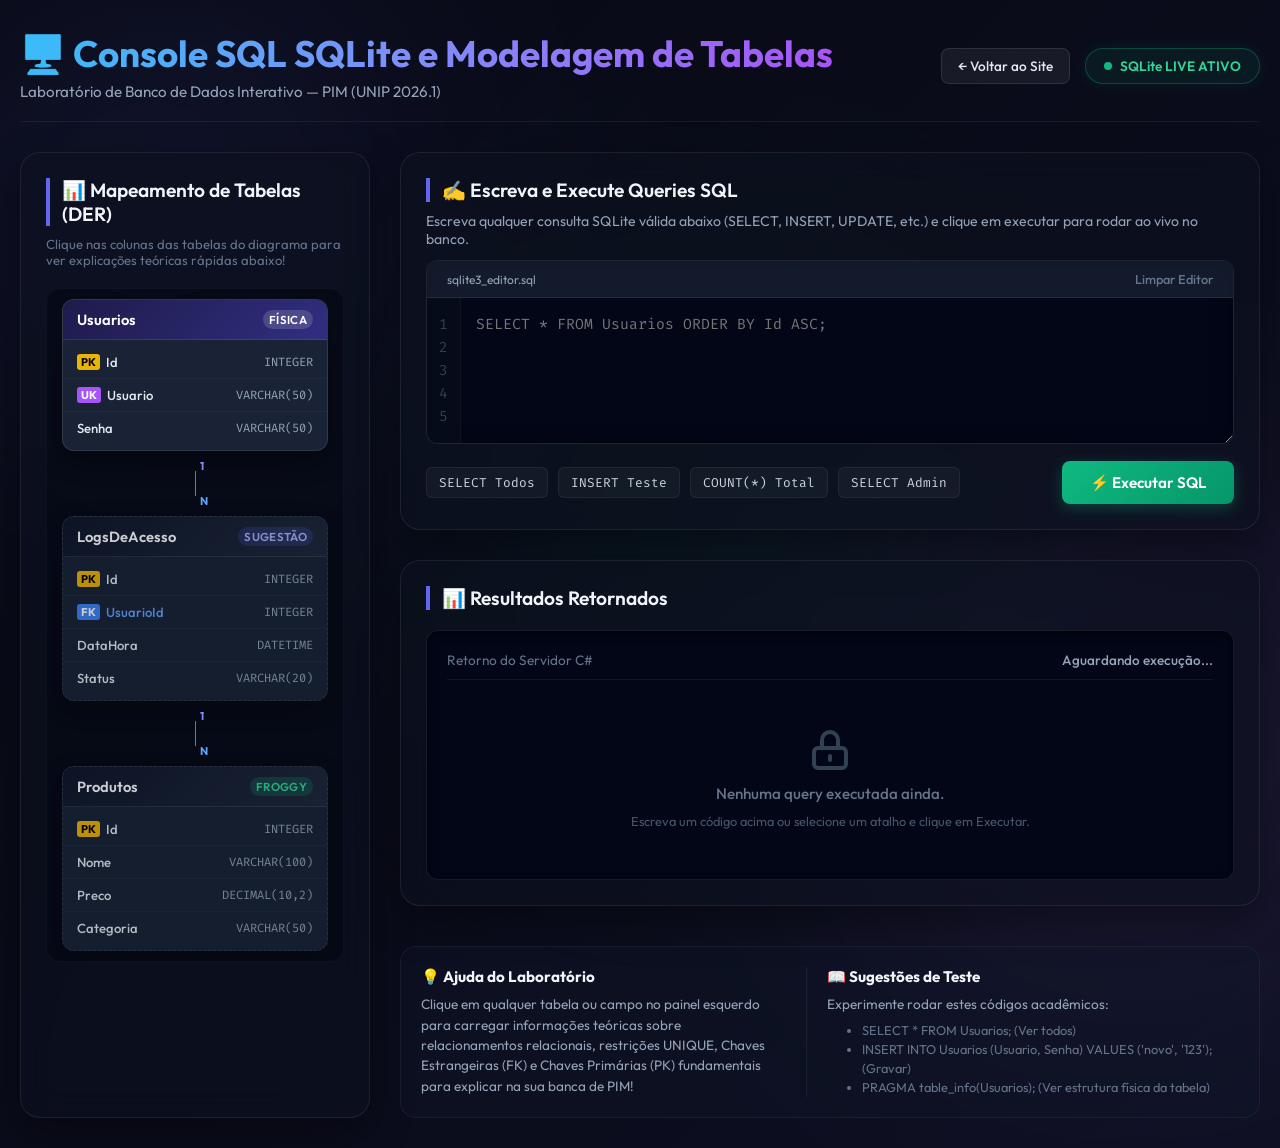
<file: HTML/banco-dashboard.html>
<!DOCTYPE html>
<html lang="pt-BR">

<head>
    <meta charset="UTF-8">
    <meta name="viewport" content="width=device-width, initial-scale=1.0">
    <title>Console do Banco SQL - Froggy Store</title>
    <!-- Importação de fontes premium e ícones acadêmicos -->
    <link rel="stylesheet" href="../CSS/banco-dashboard.css">
    <link
        href="https://fonts.googleapis.com/css2?family=Outfit:wght@300;400;500;600;700&family=Fira+Code:wght@400;500;600&display=swap"
        rel="stylesheet">
</head>

<body>

    <!-- Glowing Background Spheres -->
    <div class="glow-sphere sphere-1"></div>
    <div class="glow-sphere sphere-2"></div>
    <div class="glow-sphere sphere-3"></div>

    <div class="dashboard-container">

        <header>
            <div class="header-left">
                <h1>🖥️ Console SQL SQLite e Modelagem de Tabelas</h1>
                <p>Laboratório de Banco de Dados Interativo — PIM (UNIP 2026.1)</p>
            </div>
            <div class="header-actions">
                <a href="login.html" class="btn-link-voltar">← Voltar ao Site</a>
                <div class="badge-status">
                    <div class="pulse-light"></div>
                    <span>SQLite LIVE ATIVO</span>
                </div>
            </div>
        </header>

        <main class="workspace-grid">

            <!-- COLUNA ESQUERDA: DESENHO DAS TABELAS (DER INTERATIVO) -->
            <section class="painel-container">
                <div class="painel-header">
                    <h2>📊 Mapeamento de Tabelas (DER)</h2>
                </div>

                <p style="font-size: 0.82rem; color: #64748b; margin-top: -10px;">
                    Clique nas colunas das tabelas do diagrama para ver explicações teóricas rápidas abaixo!
                </p>

                <div class="esquema-visual">

                    <!-- TABELA 1: USUARIOS (REAL) -->
                    <div class="card-tabela" id="tabela-usuarios"
                        onclick="explicarTabela('Usuarios', 'Tabela física real armazenada no banco SQLite. Utilizada pelo C# para validar e realizar novos logins.')">
                        <div class="card-tabela-topo">
                            <span>Usuarios</span>
                            <span class="label-tabela">Física</span>
                        </div>
                        <div class="lista-campos">
                            <div class="campo-linha"
                                onclick="event.stopPropagation(); explicarCampo('PK - Id', 'Chave Primária Inteira. Configurada com AUTOINCREMENT, gerando valores ordenados e sequenciais automaticamente a cada registro.')">
                                <span class="campo-esquerdo"><span class="tipo-indicador pk">PK</span> Id</span>
                                <span class="campo-tipo">INTEGER</span>
                            </div>
                            <div class="campo-linha"
                                onclick="event.stopPropagation(); explicarCampo('UK - Usuario', 'Restrição UNIQUE NOT NULL. Serve como Chave Alternativa para impedir que dois alunos cadastrem o mesmo usuário de login.')">
                                <span class="campo-esquerdo"><span class="tipo-indicador uk">UK</span> Usuario</span>
                                <span class="campo-tipo">VARCHAR(50)</span>
                            </div>
                            <div class="campo-linha"
                                onclick="event.stopPropagation(); explicarCampo('Senha', 'Atributo NOT NULL. Persiste a credencial do usuário. Em produção, este valor seria armazenado de forma criptografada (hash com salt).')">
                                <span class="campo-esquerdo">Senha</span>
                                <span class="campo-tipo">VARCHAR(50)</span>
                            </div>
                        </div>
                    </div>

                    <!-- Linha Conectora 1 -->
                    <div class="relacao-v"></div>

                    <!-- TABELA 2: LOGS DE ACESSO (CONCEITUAL EXTENSÃO) -->
                    <div class="card-tabela conceitual" id="tabela-logs"
                        onclick="explicarTabela('LogsDeAcesso', 'Tabela lógica sugerida como extensão do projeto. Armazenaria o histórico e a data/hora de cada tentativa de login.')">
                        <div class="card-tabela-topo">
                            <span>LogsDeAcesso</span>
                            <span class="label-tabela"
                                style="background: rgba(99,102,241,0.2); color: #a5b4fc;">Sugestão</span>
                        </div>
                        <div class="lista-campos">
                            <div class="campo-linha"
                                onclick="event.stopPropagation(); explicarCampo('PK - Id (Logs)', 'Chave Primária sequencial da tabela de logs para indexação única.')">
                                <span class="campo-esquerdo"><span class="tipo-indicador pk">PK</span> Id</span>
                                <span class="campo-tipo">INTEGER</span>
                            </div>
                            <div class="campo-linha"
                                onclick="event.stopPropagation(); explicarCampo('FK - UsuarioId', 'Chave Estrangeira (Foreign Key). Referencia o Id da tabela Usuarios para garantir a Integridade Referencial entre as tabelas.')">
                                <span class="campo-esquerdo" style="color: #60a5fa;"><span
                                        class="tipo-indicador fk">FK</span> UsuarioId</span>
                                <span class="campo-tipo">INTEGER</span>
                            </div>
                            <div class="campo-linha"
                                onclick="event.stopPropagation(); explicarCampo('DataHora', 'Campo do tipo DATETIME. Registra automaticamente o carimbo de data e hora em que a ação de login ocorreu.')">
                                <span class="campo-esquerdo">DataHora</span>
                                <span class="campo-tipo">DATETIME</span>
                            </div>
                            <div class="campo-linha"
                                onclick="event.stopPropagation(); explicarCampo('Status', 'Atributo que registra se o login foi bem-sucedido ou se houve falha de credenciais.')">
                                <span class="campo-esquerdo">Status</span>
                                <span class="campo-tipo">VARCHAR(20)</span>
                            </div>
                        </div>
                    </div>

                    <!-- Linha Conectora 2 -->
                    <div class="relacao-v"></div>

                    <!-- TABELA 3: PRODUTOS (CONCEITUAL FROGGY STORE) -->
                    <div class="card-tabela conceitual" id="tabela-produtos"
                        onclick="explicarTabela('Produtos', 'Tabela lógica que mapeia os produtos (camisetas, tênis, blusas) exibidos na tela principal da Froggy Store.')">
                        <div class="card-tabela-topo">
                            <span>Produtos</span>
                            <span class="label-tabela"
                                style="background: rgba(16,185,129,0.2); color: #34d399;">Froggy</span>
                        </div>
                        <div class="lista-campos">
                            <div class="campo-linha"
                                onclick="event.stopPropagation(); explicarCampo('PK - Id (Produtos)', 'Chave Primária identificadora de cada item da Froggy Store.')">
                                <span class="campo-esquerdo"><span class="tipo-indicador pk">PK</span> Id</span>
                                <span class="campo-tipo">INTEGER</span>
                            </div>
                            <div class="campo-linha"
                                onclick="event.stopPropagation(); explicarCampo('Nome', 'Nome do produto (ex: Froggy Oversized Prime). Campo obrigatório.')">
                                <span class="campo-esquerdo">Nome</span>
                                <span class="campo-tipo">VARCHAR(100)</span>
                            </div>
                            <div class="campo-linha"
                                onclick="event.stopPropagation(); explicarCampo('Preco', 'Valor decimal que armazena o preço monetário do produto.')">
                                <span class="campo-esquerdo">Preco</span>
                                <span class="campo-tipo">DECIMAL(10,2)</span>
                            </div>
                            <div class="campo-linha"
                                onclick="event.stopPropagation(); explicarCampo('Categoria', 'Organiza o produto em divisões (camisetas, blusas ou tenis) facilitando buscas e indexações.')">
                                <span class="campo-esquerdo">Categoria</span>
                                <span class="campo-tipo">VARCHAR(50)</span>
                            </div>
                        </div>
                    </div>

                </div>
            </section>

            <!-- COLUNA DIREITA: WRITER DE QUERIES E EXIBIDOR DE DADOS LIVE -->
            <section style="display: flex; flex-direction: column; gap: 30px;">

                <!-- PAINEL SUPERIOR: ÁREA DE ESCRITA DE QUERIES -->
                <div class="painel-container">
                    <div class="painel-header">
                        <h2>✍️ Escreva e Execute Queries SQL</h2>
                    </div>

                    <div class="sql-editor-container">
                        <p style="font-size: 0.88rem; color: #94a3b8; margin-top: -10px;">
                            Escreva qualquer consulta SQLite válida abaixo (SELECT, INSERT, UPDATE, etc.) e clique em
                            executar para rodar ao vivo no banco.
                        </p>

                        <!-- Editor de Código -->
                        <div class="sql-editor-borda">
                            <div class="editor-topo">
                                <div class="editor-titulo">
                                    <span>sqlite3_editor.sql</span>
                                </div>
                                <button class="btn-limpar" onclick="limparEditor()">Limpar Editor</button>
                            </div>
                            <div class="editor-corpo">
                                <div class="numero-linhas">
                                    1<br>2<br>3<br>4<br>5
                                </div>
                                <textarea id="editor-texto" class="sql-textarea"
                                    placeholder="SELECT * FROM Usuarios ORDER BY Id ASC;" spellcheck="false"></textarea>
                            </div>
                        </div>

                        <!-- Barra de Ações -->
                        <div class="editor-acoes-barra">
                            <!-- Atalhos didáticos rápidos -->
                            <div class="sql-shortcuts">
                                <button class="btn-shortcut"
                                    onclick="carregarPreset('SELECT * FROM Usuarios ORDER BY Id ASC;')">SELECT
                                    Todos</button>
                                <button class="btn-shortcut"
                                    onclick="carregarPreset('INSERT INTO Usuarios (Usuario, Senha) VALUES (\'professor_nota_10\', \'pim2026\');')">INSERT
                                    Teste</button>
                                <button class="btn-shortcut"
                                    onclick="carregarPreset('SELECT COUNT(1) AS TotalDeUsuarios FROM Usuarios;')">COUNT(*)
                                    Total</button>
                                <button class="btn-shortcut"
                                    onclick="carregarPreset('SELECT * FROM Usuarios WHERE Usuario = \'admin\';')">SELECT
                                    Admin</button>
                            </div>

                            <button class="btn-rodar-sql" onclick="executarSqlCustomizado()">
                                ⚡ Executar SQL
                            </button>
                        </div>

                    </div>
                </div>

                <!-- PAINEL INFERIOR: RESULTADOS LIVE GRID -->
                <div class="painel-container">
                    <div class="painel-header">
                        <h2>📊 Resultados Retornados</h2>
                    </div>

                    <div class="console-saida">
                        <div class="console-saida-topo">
                            <span>Retorno do Servidor C#</span>
                            <span id="mensagem-status-conexao" class="status-mensagem">Aguardando execução...</span>
                        </div>

                        <!-- Tela do Grid Dinâmico -->
                        <div class="resultado-grid-scroll" id="resultado-scroll-corpo" style="display: none;">
                            <table class="grid-resultado" id="tabela-dinamica">
                                <thead>
                                    <!-- Gerado dinamicamente -->
                                </thead>
                                <tbody>
                                    <!-- Gerado dinamicamente -->
                                </tbody>
                            </table>
                        </div>

                        <!-- Caixa de erros SQL -->
                        <div class="console-erro-box" id="caixa-erro-sql" style="display: none;">
                            <!-- Mensagem de erro SQL -->
                        </div>

                        <!-- Console Vazio Inicial -->
                        <div class="console-vazio" id="console-mensagem-inicial">
                            <svg viewBox="0 0 24 24">
                                <path stroke-linecap="round" stroke-linejoin="round" stroke-width="2"
                                    d="M12 15v2m-6 4h12a2 2 0 002-2v-6a2 2 0 00-2-2H6a2 2 0 00-2 2v6a2 2 0 002 2zm10-10V7a4 4 0 00-8 0v4h8z" />
                            </svg>
                            <p style="font-weight: 500; font-size: 0.95rem; color: #64748b;">Nenhuma query executada
                                ainda.</p>
                            <p style="font-size: 0.8rem; color: #475569;">Escreva um código acima ou selecione um atalho
                                e clique em Executar.</p>
                        </div>
                    </div>
                </div>

                <!-- PAINEL ACADÊMICO DE LEITURA -->
                <div class="painel-estudos" id="painel-auditorio">
                    <div class="estudo-col">
                        <h3 id="auditorio-titulo">💡 Ajuda do Laboratório</h3>
                        <p id="auditorio-corpo">
                            Clique em qualquer tabela ou campo no painel esquerdo para carregar informações teóricas
                            sobre relacionamentos relacionais, restrições UNIQUE, Chaves Estrangeiras (FK) e Chaves
                            Primárias (PK) fundamentais para explicar na sua banca de PIM!
                        </p>
                    </div>
                    <div class="estudo-col" style="border-left: 1px solid rgba(255,255,255,0.06); padding-left: 20px;">
                        <h3>📖 Sugestões de Teste</h3>
                        <p>Experimente rodar estes códigos acadêmicos:</p>
                        <ul style="margin-left: 15px; font-size: 0.8rem; color: #64748b;">
                            <li><code>SELECT * FROM Usuarios;</code> (Ver todos)</li>
                            <li><code>INSERT INTO Usuarios (Usuario, Senha) VALUES ('novo', '123');</code> (Gravar)</li>
                            <li><code>PRAGMA table_info(Usuarios);</code> (Ver estrutura física da tabela)</li>
                        </ul>
                    </div>
                </div>

            </section>

        </main>

    </div>

    <!-- SCRIPTS DE COMPORTAMENTO INTERATIVO DINÂMICO -->
    <script>
        // Verificação de segurança de Origem CORS (file://)
        document.addEventListener("DOMContentLoaded", () => {
            if (window.location.protocol === "file:") {
                const statusMsg = document.getElementById("mensagem-status-conexao");
                const caixaErro = document.getElementById("caixa-erro-sql");
                const consoleInicial = document.getElementById("console-mensagem-inicial");

                if (statusMsg) {
                    statusMsg.innerText = "Protocolo file:// detectado.";
                    statusMsg.className = "status-mensagem erro";
                }

                if (caixaErro) {
                    caixaErro.innerHTML = `⚠️ <strong>BLOQUEIO DE SEGURANÇA DO NAVEGADOR (CORS / PRIVATE NETWORK)</strong><br><br>` +
                        `Você abriu esta página dando duplo clique diretamente no arquivo HTML local (protocolo <code>file://</code>).<br>` +
                        `Os navegadores modernos impedem que páginas locais façam requisições AJAX/Fetch para servidores locais (localhost).<br><br>` +
                        `👉 <strong>Como resolver para liberar todas as funções interativas:</strong><br>` +
                        `Acesse a página através da URL do servidor C# digitando ou clicando no endereço abaixo:<br>` +
                        `<a href="http://localhost:5000/HTML/banco-dashboard.html" target="_blank" style="color: #60a5fa; font-weight: bold; text-decoration: underline;">` +
                        `http://localhost:5000/HTML/banco-dashboard.html</a>`;
                    caixaErro.style.display = "block";
                }

                if (consoleInicial) {
                    consoleInicial.style.display = "none";
                }
            }
        });

        // Função para limpar editor
        function limparEditor() {
            document.getElementById("editor-texto").value = "";
            document.getElementById("editor-texto").focus();
        }

        // Função para carregar preset de query
        function carregarPreset(sql) {
            document.getElementById("editor-texto").value = sql;
            document.getElementById("editor-texto").focus();
        }

        // Elementos explicativos didáticos
        function explicarTabela(nome, desc) {
            document.getElementById("auditorio-titulo").innerHTML = `🗂️ Tabela: ${nome}`;
            document.getElementById("auditorio-corpo").innerHTML = desc;

            // Focar visualmente na tabela selecionada
            document.querySelectorAll(".card-tabela").forEach(card => card.style.borderColor = "rgba(255,255,255,0.1)");
            const cardAtivo = document.getElementById("tabela-" + nome.toLowerCase().replace("de", ""));
            if (cardAtivo) {
                cardAtivo.style.borderColor = "#6366f1";
            }
        }

        function explicarCampo(nome, desc) {
            document.getElementById("auditorio-titulo").innerHTML = `🔑 Campo: ${nome}`;
            document.getElementById("auditorio-corpo").innerHTML = desc;
        }

        // Função principal: Enviar SQL ao backend C# e montar tabela dinamicamente
        async function executarSqlCustomizado() {
            const sqlQuery = document.getElementById("editor-texto").value.trim();
            const consoleInicial = document.getElementById("console-mensagem-inicial");
            const gridScroll = document.getElementById("resultado-scroll-corpo");
            const caixaErro = document.getElementById("caixa-erro-sql");
            const statusMsg = document.getElementById("mensagem-status-conexao");
            const tabelaDin = document.getElementById("tabela-dinamica");

            if (!sqlQuery) {
                alert("Por favor, digite uma query SQL no editor!");
                return;
            }

            // Resetar tela de resultados
            consoleInicial.style.display = "none";
            gridScroll.style.display = "none";
            caixaErro.style.display = "none";
            statusMsg.className = "status-mensagem";
            statusMsg.innerText = "Executando no servidor SQLite...";

            try {
                // Endpoint unificado do C#
                const API_URL = window.location.origin.includes("localhost:5000")
                    ? "/api/banco/executar"
                    : "http://localhost:5000/api/banco/executar";

                const resposta = await fetch(API_URL, {
                    method: "POST",
                    headers: {
                        "Content-Type": "application/json"
                    },
                    body: JSON.stringify({ Sql: sqlQuery })
                });

                const respostaDados = await resposta.json();

                if (resposta.status === 200) {
                    statusMsg.innerText = respostaDados.mensagem;
                    statusMsg.classList.add("sucesso");

                    if (respostaDados.tipo === "SELECT") {
                        // Construir cabeçalhos dinamicamente a partir das colunas retornadas
                        let theadHtml = "<tr>";
                        respostaDados.colunas.forEach(col => {
                            theadHtml += `<th>${col}</th>`;
                        });
                        theadHtml += "</tr>";
                        tabelaDin.querySelector("thead").innerHTML = theadHtml;

                        // Construir as linhas dinamicamente a partir do dicionário de resultados
                        let tbodyHtml = "";
                        if (respostaDados.linhas.length === 0) {
                            tbodyHtml = `<tr><td colspan="${respostaDados.colunas.length}" style="text-align: center; color: #64748b; font-style: italic;">Nenhum registro encontrado para essa consulta.</td></tr>`;
                        } else {
                            respostaDados.linhas.forEach(linha => {
                                tbodyHtml += "<tr>";
                                respostaDados.colunas.forEach(col => {
                                    tbodyHtml += `<td>${linha[col]}</td>`;
                                });
                                tbodyHtml += "</tr>";
                            });
                        }
                        tabelaDin.querySelector("tbody").innerHTML = tbodyHtml;
                        gridScroll.style.display = "block";
                    } else {
                        // É um comando de escrita (INSERT, UPDATE, DELETE, etc.) que não retorna registros
                        tabelaDin.querySelector("thead").innerHTML = "";
                        tabelaDin.querySelector("tbody").innerHTML = `
                            <tr>
                                <td style="text-align: center; padding: 40px; color: #34d399; font-size: 0.95rem;">
                                    ✔️ <strong>Comando de Manipulação SQL executado com sucesso!</strong><br>
                                    <span style="font-size: 0.8rem; color: #94a3b8; display: block; margin-top: 5px;">
                                        Linhas de dados afetadas no banco físico: ${respostaDados.linhasAfetadas}
                                    </span>
                                </td>
                            </tr>
                        `;
                        gridScroll.style.display = "block";
                    }
                } else {
                    // Erro retornado pelo compilador SQLite
                    statusMsg.innerText = "Falha de sintaxe ou integridade no SQL.";
                    statusMsg.classList.add("erro");
                    caixaErro.innerText = `[ERRO DO SQLITE - C# EXCEPTION]\n${respostaDados.erro || "Falha na query executada."}`;
                    caixaErro.style.display = "block";
                }
            } catch (erro) {
                console.error(erro);
                statusMsg.innerText = "Erro ao conectar com a API C#.";
                statusMsg.classList.add("erro");
                caixaErro.innerText = `[FALHA DE REDE OU SERVIDOR OFFLINE]\nNão foi possível fazer contato com a Minimal API na porta 5000.\n\nCertifique-se de que:\n1. O backend está rodando no terminal com 'dotnet run'\n2. A porta local 5000 está livre.`;
                caixaErro.style.display = "block";
            }
        }
    </script>
</body>

</html>
</file>
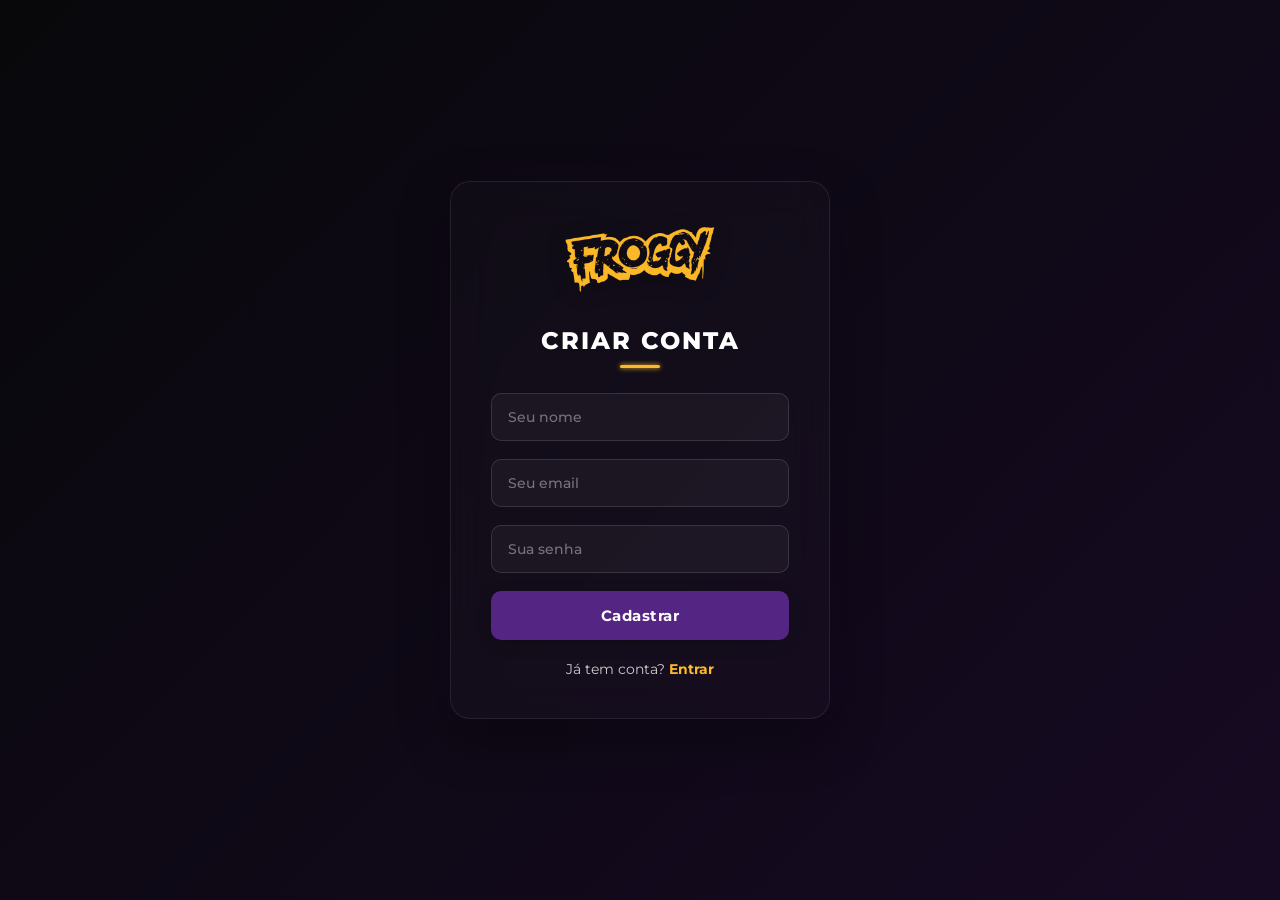
<file: HTML/cadastro.html>
<!DOCTYPE html>
<html lang="pt-br">

<head>
  <!-- CONFIGURAÇÕES -->
  <meta charset="UTF-8">
  <meta name="viewport" content="width=device-width, initial-scale=1.0">
  <title>Cadastro - Froggy Store</title>
  <link rel="icon" type="image/x-icon" href="../IMG/F.png">

  <!-- CSS -->
  <link rel="stylesheet" href="../CSS/auth.css">
</head>

<body>

  <!-- CONTAINER DE CADASTRO -->
  <div class="container">
    <div class="box">

      <!-- LOGO -->
      <img alt="logo" src="../IMG/LOGO LETRA AMARELA.png" class="logo">

      <!-- TÍTULO -->
      <h2>CRIAR CONTA</h2>

      <!-- FORMULÁRIO -->
      <form onsubmit="handleCadastro(event)">
        <input type="text" id="nome" placeholder="Seu nome" required>
        <input type="email" id="email" placeholder="Seu email" required>
        <input type="password" id="senha" placeholder="Sua senha" required>
        <button type="submit">Cadastrar</button>
      </form>

      <!-- LINK -->
      <p class="link">
        Já tem conta? <a href="login.html">Entrar</a>
      </p>

    </div>
  </div>

  <!-- VLIBRAS -->
  <div vw class="enabled">
    <div vw-access-button class="active"></div>
    <div vw-plugin-wrapper>
      <div class="vw-plugin-top-wrapper"></div>
    </div>
  </div>

  <!-- VLIBRAS (COM O JS) -->
  <div vw class="enabled">
    <div vw-access-button class="active"></div>
    <div vw-plugin-wrapper>
      <div class="vw-plugin-top-wrapper"></div>
    </div>
  </div>
  <script src="https://vlibras.gov.br/app/vlibras-plugin.js"></script>
  <script>
    new window.VLibras.Widget('https://vlibras.gov.br/app');
  </script>

  <!-- SCRIPT AUTH -->
  <script src="../Javascript/auth.js"></script>

  <!-- SCRIPT CADASTRO -->
  <script>
    function handleCadastro(e) {
      e.preventDefault();

      const nome = document.getElementById("nome").value;
      const email = document.getElementById("email").value;
      const senha = document.getElementById("senha").value;

      cadastrar(nome, email, senha);
    }
  </script>

</body>
</html>
</file>
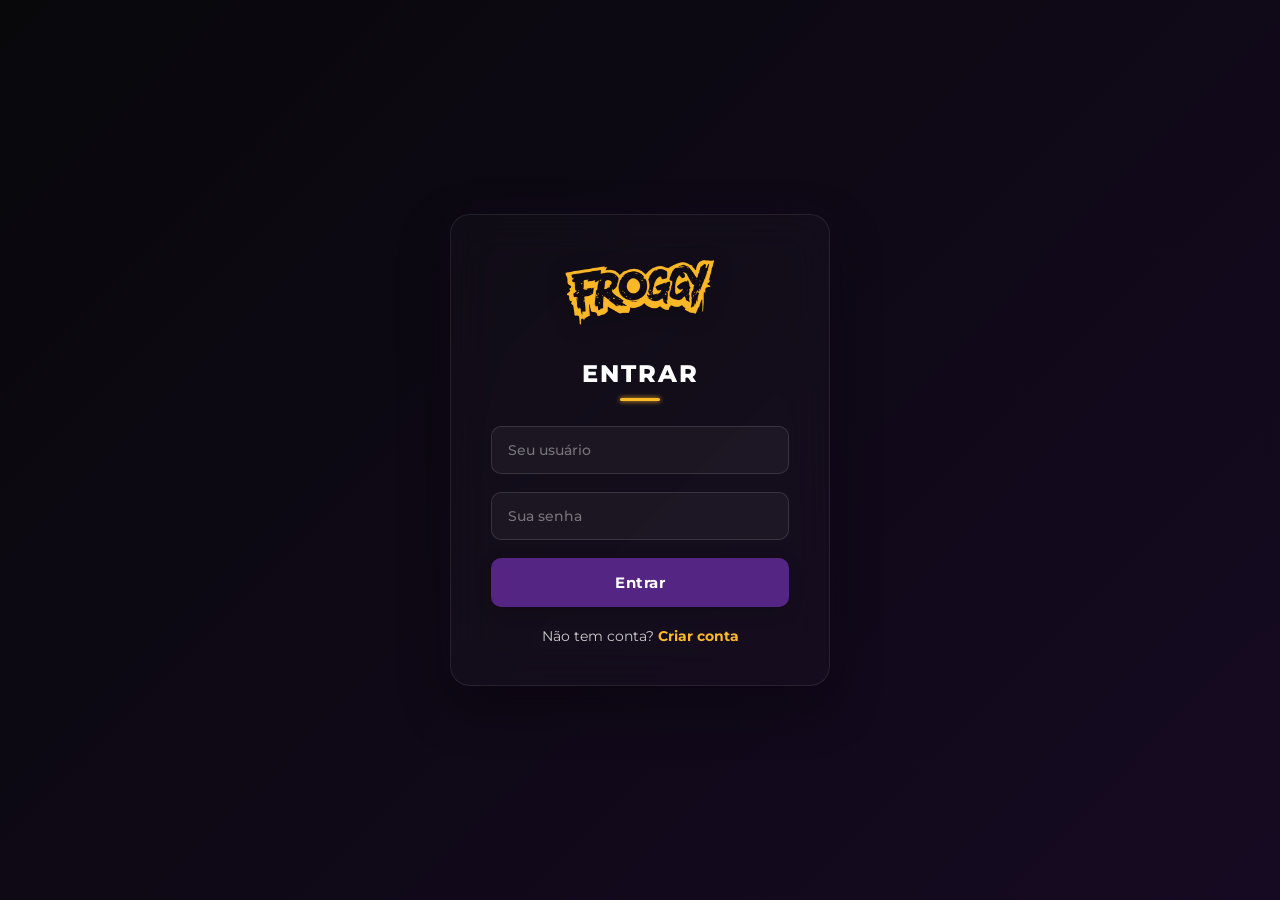
<file: HTML/carrinho.html>
<!DOCTYPE html>
<html lang="pt-br">

<head>
  <!-- CONFIG -->
  <meta charset="UTF-8">
  <meta name="viewport" content="width=device-width, initial-scale=1.0">
  <title>Carrinho - Froggy Store</title>
  <link rel="icon" type="image/x-icon" href="../IMG/F.png">

  <!-- CSS -->
  <link rel="stylesheet" href="../CSS/carrinho.css">
</head>

<body>

  <!-- HEADER -->
  <header class="header">

    <!-- LOGO -->
    <section class="logo-container">
      <a href="inicial.html">
        <img alt="logo" src="../IMG/LOGO LETRA AMARELA.png">
      </a>
    </section>

    <!-- NAVBAR -->
    <nav class="navbar">
      <a href="inicial.html#about">SOBRE</a>
      <a href="inicial.html#camisetas">CAMISETAS</a>
      <a href="inicial.html#blusas">BLUSAS</a>
      <a href="inicial.html#tenis">TÊNIS</a>
    </nav>

    <!-- EXTRAS -->
    <section class="extras-navbar">

      <!-- CARRINHO -->
      <div class="carrinho-box">
        <a href="carrinho.html">
          <img alt="carrinho" class="carrinho" src="../IMG/carrinho.png">
          <span id="contador-carrinho" class="contador">0</span>
        </a>
      </div>

      <!-- USUÁRIO -->
      <div class="usuario-box" id="usuario-box">
        <img alt="usuario" id="img-usuario" class="img-usuario" src="../IMG/usuário.png">
        <span id="iniciais-usuario"></span>

        <!-- DROPDOWN -->
        <div id="dropdown" class="dropdown">
          <button onclick="irPedidos()">Meus Pedidos</button>
          <button onclick="logout()">Sair</button>
        </div>
      </div>

    </section>
  </header>

  <!-- TÍTULO -->
  <h1 class="titulo">SEU CARRINHO</h1>

  <!-- CONTEÚDO -->
  <main class="carrinho-container">
    <div id="lista-carrinho"></div>

    <div class="resumo">
      <h2>Total: <span id="total">R$ 0,00</span></h2>
      <button onclick="abrirPagamento()" id="finalizar">FINALIZAR COMPRA</button>
    </div>
  </main>

  <!-- POPUP PAGAMENTO -->
  <div id="pagamento-popup" class="popup">
    <div class="popup-box">

      <h2>Escolha o pagamento</h2>

      <!-- BOTÕES -->
      <button onclick="escolherPix()">Pagar com PIX</button>
      <button onclick="escolherCartao()">Pagar com Cartão</button>

      <!-- PIX -->
      <div id="pix-box" class="hidden">
        <h3>Pagamento via PIX</h3>
        <img alt="qrcode" src="../IMG/QR CODE.png" width="200">
        <p>Escaneie o QR Code</p>
        <button onclick="confirmarPagamento()">Confirmar pagamento</button>
      </div>

      <!-- CARTÃO -->
      <div id="cartao-box" class="hidden">
        <h3>Cartão de Crédito</h3>

        <input id="nome-cartao" placeholder="Nome no cartão">
        <input id="numero-cartao" placeholder="0000 0000 0000 0000">
        <input id="validade-cartao" placeholder="MM/AA">
        <input id="cvv-cartao" placeholder="CVV">

        <button onclick="pagarCartao()">Pagar</button>
      </div>

      <!-- AÇÕES -->
      <button onclick="voltarPagamento()">Voltar</button>
      <button onclick="fecharPagamento()">Cancelar</button>

    </div>
  </div>

  <!-- FOOTER -->
  <footer class="footer">
    <p>Projeto Integrador Multidisciplinar - PIM</p>
    <p>Universidade Paulista (UNIP) - Primeiro Semestre de 2026</p>
    <p>Grupo 1: Matheus Sigoli, Caio Henrique, Bernardo Rodrigues, Antônio Roberto, Franklin Henrique</p>
  </footer>

  <!-- VLIBRAS (COM O JS) -->
  <div vw class="enabled">
    <div vw-access-button class="active"></div>
    <div vw-plugin-wrapper>
      <div class="vw-plugin-top-wrapper"></div>
    </div>
  </div>
  <script src="https://vlibras.gov.br/app/vlibras-plugin.js"></script>
  <script>
    new window.VLibras.Widget('https://vlibras.gov.br/app');
  </script>
  
  <!-- SCRIPTS -->
  <script src="../Javascript/auth.js"></script>
  <script src="../Javascript/usuario.js"></script>
  <script src="../Javascript/carrinho.js"></script>

</body>
</html>
</file>
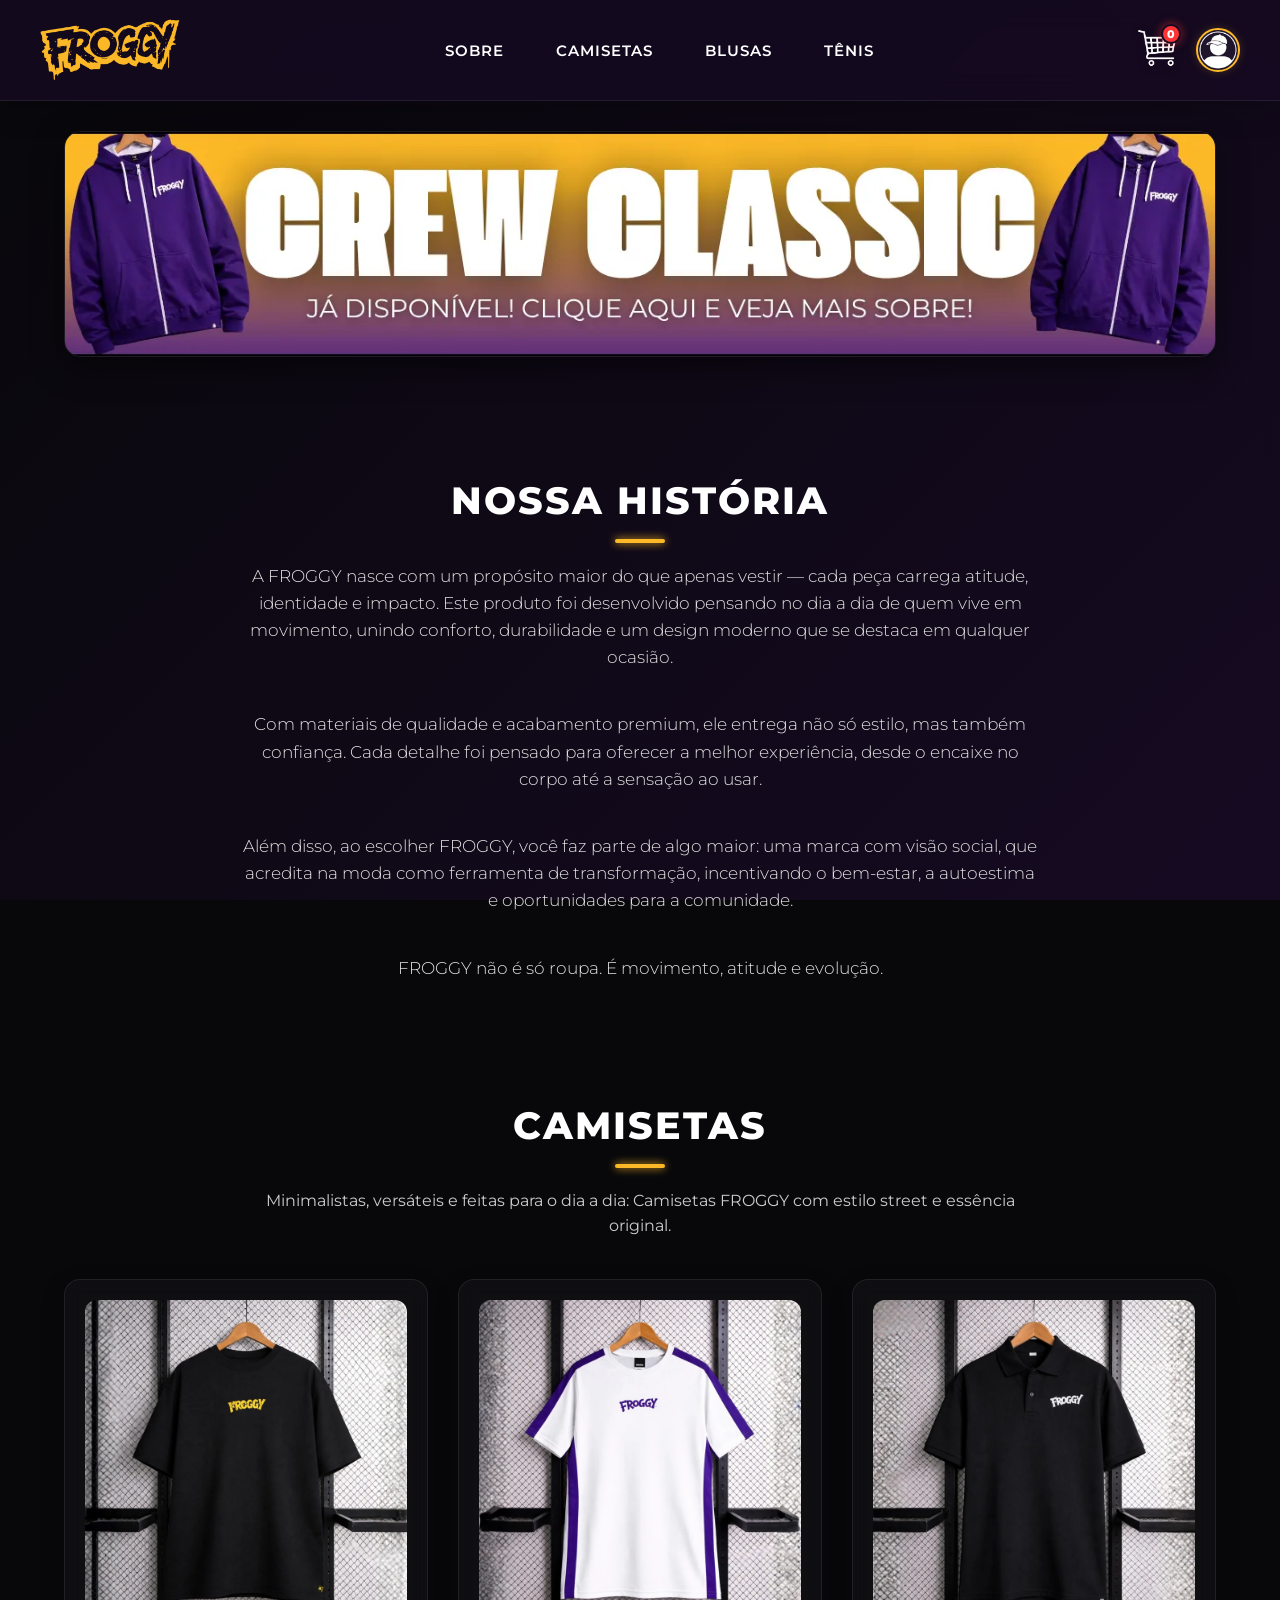
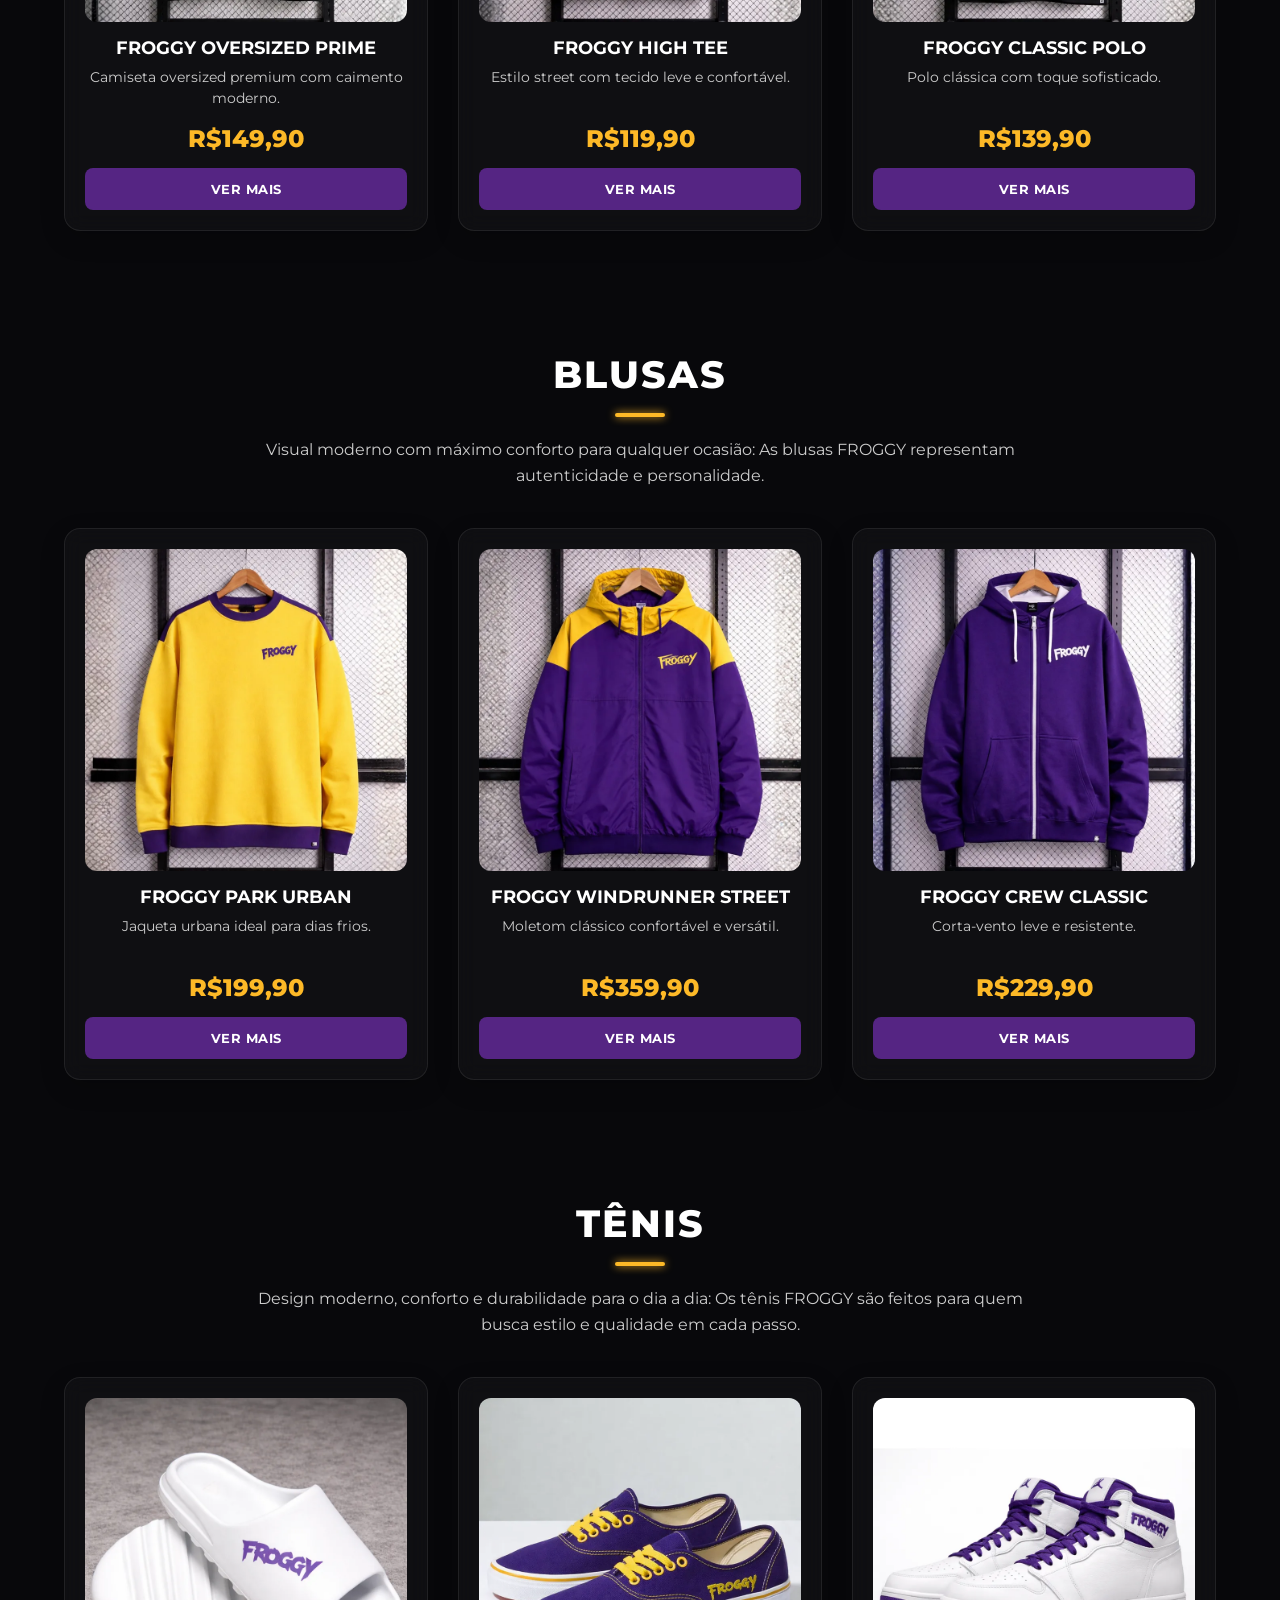
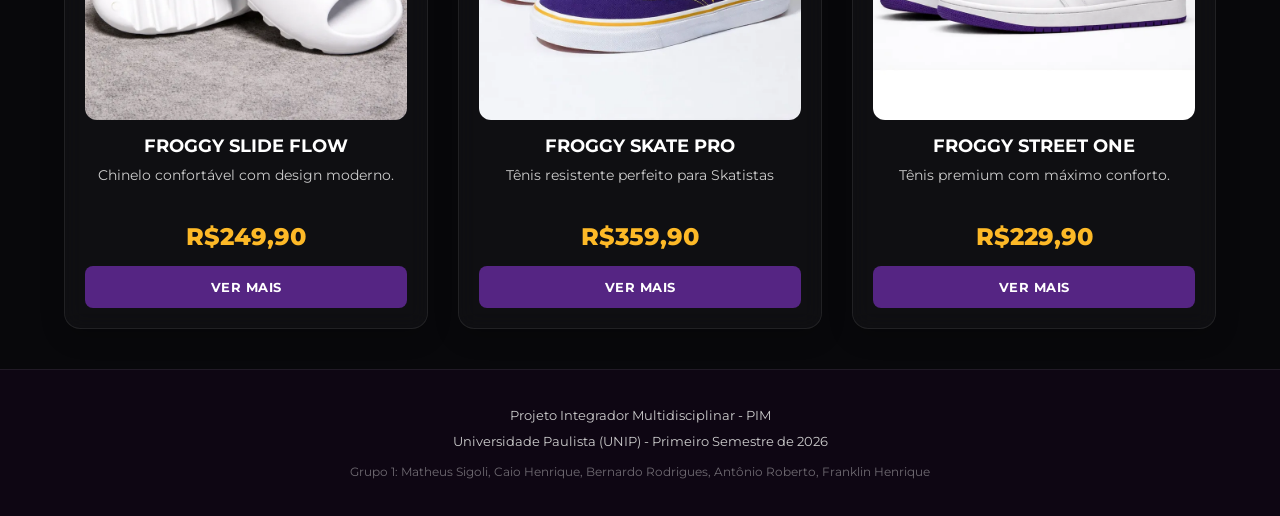
<file: HTML/inicial.html>
<!DOCTYPE html>
<html lang="pt-br">

<head>
  <!-- CONFIGURAÇÕES -->
  <meta charset="UTF-8">
  <meta name="viewport" content="width=device-width, initial-scale=1.0">
  <title>Froggy Store</title>
  <link rel="icon" type="image/x-icon" href="../IMG/F.png">

  <!-- CSS -->
  <link rel="stylesheet" href="../CSS/inicial.css">
</head>

<body>

  <!-- HEADER -->
  <header class="header">

    <!-- LOGO -->
    <section class="logo-container">
      <a href="inicial.html">
        <img alt="logo" src="../IMG/LOGO LETRA AMARELA.png">
      </a>
    </section>

    <!-- NAVBAR -->
    <nav class="navbar">
      <a href="inicial.html#about">SOBRE</a>
      <a href="inicial.html#camisetas">CAMISETAS</a>
      <a href="inicial.html#blusas">BLUSAS</a>
      <a href="inicial.html#tenis">TÊNIS</a>
    </nav>

    <!-- EXTRAS (CARRINHO + USUÁRIO) -->
    <section class="extras-navbar">

      <!-- CARRINHO -->
      <div class="carrinho-box">
        <a href="carrinho.html">
          <img alt="carrinho" class="carrinho" src="../IMG/carrinho.png">
          <span id="contador-carrinho" class="contador">0</span>
        </a>
      </div>

      <!-- USUÁRIO -->
      <div class="usuario-box" id="usuario-box">
        <img alt="usuario" id="img-usuario" class="img-usuario" src="../IMG/usuário.png">
        <span id="iniciais-usuario"></span>

        <!-- DROPDOWN -->
        <div id="dropdown" class="dropdown">
          <button onclick="irPedidos()">Meus Pedidos</button>
          <button onclick="logout()">Sair</button>
        </div>
      </div>

    </section>
  </header>

  <!-- BANNER -->
  <div class="banner-container">
    <div id="banner-slide" class="banner-slide">
      <img alt="banner 1" onclick="verProduto(6)" src="../IMG/BANNER/1.webp">
      <img alt="banner 2" onclick="verProduto(7)" src="../IMG/BANNER/2.webp">
      <img alt="banner 3" onclick="verProduto(3)" src="../IMG/BANNER/3.webp">
    </div>
  </div>

  <!-- INDICADORES -->
  <div id="indicadores" class="indicadores"></div>

  <!-- SOBRE -->
  <section id="about">
    <h1 class="titulo">NOSSA HISTÓRIA</h1>
    <p class="descricao">A FROGGY nasce com um propósito maior do que apenas vestir — cada peça carrega atitude, identidade e impacto. Este produto foi desenvolvido pensando no dia a dia de quem vive em movimento, unindo conforto, durabilidade e um design moderno que se destaca em qualquer ocasião.</p>
    <p class="descricao">Com materiais de qualidade e acabamento premium, ele entrega não só estilo, mas também confiança. Cada detalhe foi pensado para oferecer a melhor experiência, desde o encaixe no corpo até a sensação ao usar.</p>
    <p class="descricao">Além disso, ao escolher FROGGY, você faz parte de algo maior: uma marca com visão social, que acredita na moda como ferramenta de transformação, incentivando o bem-estar, a autoestima e oportunidades para a comunidade.</p>
    <p class="descricao">FROGGY não é só roupa. É movimento, atitude e evolução.</p>
  </section>

  <!-- CAMISETAS -->
  <section id="camisetas">
    <h1 class="titulo">CAMISETAS</h1>
    <p class="descricao">Minimalistas, versáteis e feitas para o dia a dia: Camisetas FROGGY com estilo street e essência original.</p>

    <div class="container">

      <!-- PRODUTO -->
      <div class="card-produto">
        <img alt="oversized prime" src="../IMG/Produtos/Froggy Oversized Prime - PRETA e AMARELA.webp">
        <p class="titulo-produto">FROGGY OVERSIZED PRIME</p>
        <p class="descricao-produto">Camiseta oversized premium com caimento moderno.</p>
        <p class="preco-produto">R$149,90</p>
        <button class="ver-mais" onclick="verProduto(1)">VER MAIS</button>
      </div>

      <!-- PRODUTO -->
      <div class="card-produto">
        <img alt="high tee" src="../IMG/Produtos/Froggy High Tee - BRANCA e ROXA.webp">
        <p class="titulo-produto">FROGGY HIGH TEE</p>
        <p class="descricao-produto">Estilo street com tecido leve e confortável.</p>
        <p class="preco-produto">R$119,90</p>
        <button class="ver-mais" onclick="verProduto(2)">VER MAIS</button>
      </div>

      <!-- PRODUTO -->
      <div class="card-produto">
        <img alt="classic polo" src="../IMG/Produtos/Froggy Classic Polo - PRETO e BRANCO.webp">
        <p class="titulo-produto">FROGGY CLASSIC POLO</p>
        <p class="descricao-produto">Polo clássica com toque sofisticado.</p>
        <p class="preco-produto">R$139,90</p>
        <button class="ver-mais" onclick="verProduto(3)">VER MAIS</button>
      </div>

    </div>
  </section>

  <!-- BLUSAS -->
  <section id="blusas">
    <h1 class="titulo">BLUSAS</h1>
    <p class="descricao">Visual moderno com máximo conforto para qualquer ocasião:  As blusas FROGGY representam autenticidade e personalidade.</p>

    <div class="container">

      <div class="card-produto">
        <img alt="park urban" src="../IMG/Produtos/Froggy Park Urban - AMARELO e ROXO.webp">
        <p class="titulo-produto">FROGGY PARK URBAN</p>
        <p class="descricao-produto">Jaqueta urbana ideal para dias frios.</p>
        <p class="preco-produto">R$199,90</p>
        <button class="ver-mais" onclick="verProduto(4)">VER MAIS</button>
      </div>

      <div class="card-produto">
        <img alt="windrunner street" src="../IMG/Produtos/Froggy Windrunner Street - ROXO com AMARELO.webp">
        <p class="titulo-produto">FROGGY WINDRUNNER STREET</p>
        <p class="descricao-produto">Moletom clássico confortável e versátil.</p>
        <p class="preco-produto">R$359,90</p>
        <button class="ver-mais" onclick="verProduto(5)">VER MAIS</button>
      </div>

      <div class="card-produto">
        <img alt="crew classic" src="../IMG/Produtos/Froggy Crew Classic - ROXO e BRANCO.webp">
        <p class="titulo-produto">FROGGY CREW CLASSIC</p>
        <p class="descricao-produto">Corta-vento leve e resistente.</p>
        <p class="preco-produto">R$229,90</p>
        <button class="ver-mais" onclick="verProduto(6)">VER MAIS</button>
      </div>

    </div>
  </section>

  <!-- TENIS -->
  <section id="tenis">
    <h1 class="titulo">TÊNIS</h1>
    <p class="descricao">Design moderno, conforto e durabilidade para o dia a dia: Os tênis FROGGY são feitos para quem busca estilo e qualidade em cada passo.</p>

    <div class="container">

      <div class="card-produto">
        <img alt="slide flow" src="../IMG/Produtos/Froggy Slide Flow - BRANCO e ROXO.webp">
        <p class="titulo-produto">FROGGY SLIDE FLOW</p>
        <p class="descricao-produto">Chinelo confortável com design moderno.</p>
        <p class="preco-produto">R$249,90</p>
        <button class="ver-mais" onclick="verProduto(7)">VER MAIS</button>
      </div>

      <div class="card-produto">
        <img alt="skate pro" src="../IMG/Produtos/Froggy Skate Pro - ROXO e AMARELO.webp">
        <p class="titulo-produto">FROGGY SKATE PRO</p>
        <p class="descricao-produto">Tênis resistente perfeito para Skatistas</p>
        <p class="preco-produto">R$359,90</p>
        <button class="ver-mais" onclick="verProduto(8)">VER MAIS</button>
      </div>

      <div class="card-produto">
        <img alt="street one" src="../IMG/Produtos/Froggy Street One - BRANCO e ROXO.webp">
        <p class="titulo-produto">FROGGY STREET ONE</p>
        <p class="descricao-produto">Tênis premium com máximo conforto.</p>
        <p class="preco-produto">R$229,90</p>
        <button class="ver-mais" onclick="verProduto(9)">VER MAIS</button>
      </div>

    </div>
  </section>

  <!-- FOOTER -->
  <footer class="footer">
    <p>Projeto Integrador Multidisciplinar - PIM</p>
    <p>Universidade Paulista (UNIP) - Primeiro Semestre de 2026</p>
    <p>Grupo 1: Matheus Sigoli, Caio Henrique, Bernardo Rodrigues, Antônio Roberto, Franklin Henrique</p>
  </footer>

  <!-- VLIBRAS (COM O JS) -->
  <div vw class="enabled">
    <div vw-access-button class="active"></div>
    <div vw-plugin-wrapper>
      <div class="vw-plugin-top-wrapper"></div>
    </div>
  </div>
  <script src="https://vlibras.gov.br/app/vlibras-plugin.js"></script>
  <script>
    new window.VLibras.Widget('https://vlibras.gov.br/app');
  </script>

  <!-- SCRIPTS -->
  <script src="../Javascript/auth.js"></script>
  <script src="../Javascript/usuario.js"></script>
  <script src="../Javascript/inicial.js"></script>

</body>
</html>
</file>
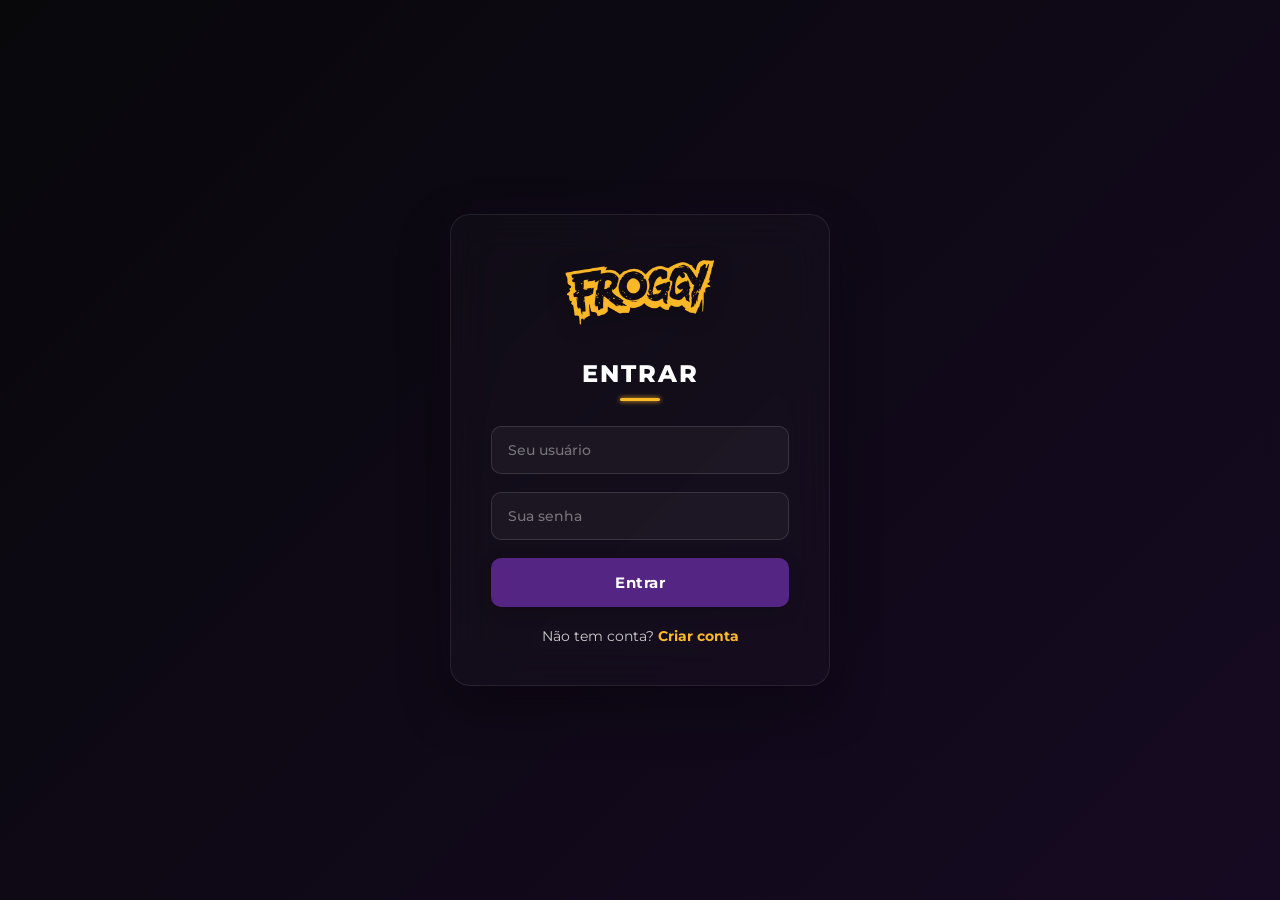
<file: HTML/login.html>
<!DOCTYPE html>
<html lang="pt-br">

<head>
  <!-- CONFIG -->
  <meta charset="UTF-8">
  <meta name="viewport" content="width=device-width, initial-scale=1.0">
  <title>Login - Froggy Store</title>
  <link rel="icon" type="image/x-icon" href="../IMG/F.png">

  <!-- CSS -->
  <link rel="stylesheet" href="../CSS/auth.css">
</head>

<body>

  <!-- CONTAINER -->
  <div class="container">
    <div class="box">

      <!-- LOGO -->
      <img alt="logo" src="../IMG/LOGO LETRA AMARELA.png" class="logo">

      <!-- TÍTULO -->
      <h2>ENTRAR</h2>

      <!-- FORM -->
      <form onsubmit="handleLogin(event)">
        <input type="text" id="email" placeholder="Seu usuário" required>
        <input type="password" id="senha" placeholder="Sua senha" required>
        <button type="submit">Entrar</button>
      </form>

      <!-- LINK -->
      <p class="link">
        Não tem conta? <a href="cadastro.html">Criar conta</a>
      </p>

    </div>
  </div>

  <!-- VLIBRAS (COM O JS) -->
  <div vw class="enabled">
    <div vw-access-button class="active"></div>
    <div vw-plugin-wrapper>
      <div class="vw-plugin-top-wrapper"></div>
    </div>
  </div>
  <script src="https://vlibras.gov.br/app/vlibras-plugin.js"></script>
  <script>
    new window.VLibras.Widget('https://vlibras.gov.br/app');
  </script>

  <!-- SCRIPT AUTH -->
  <script src="../Javascript/auth.js"></script>

  <!-- SCRIPT LOGIN -->
  <script>
    function handleLogin(e) {
      e.preventDefault();

      const email = document.getElementById("email").value;
      const senha = document.getElementById("senha").value;

      login(email, senha);
    }
  </script>

</body>
</html>
</file>
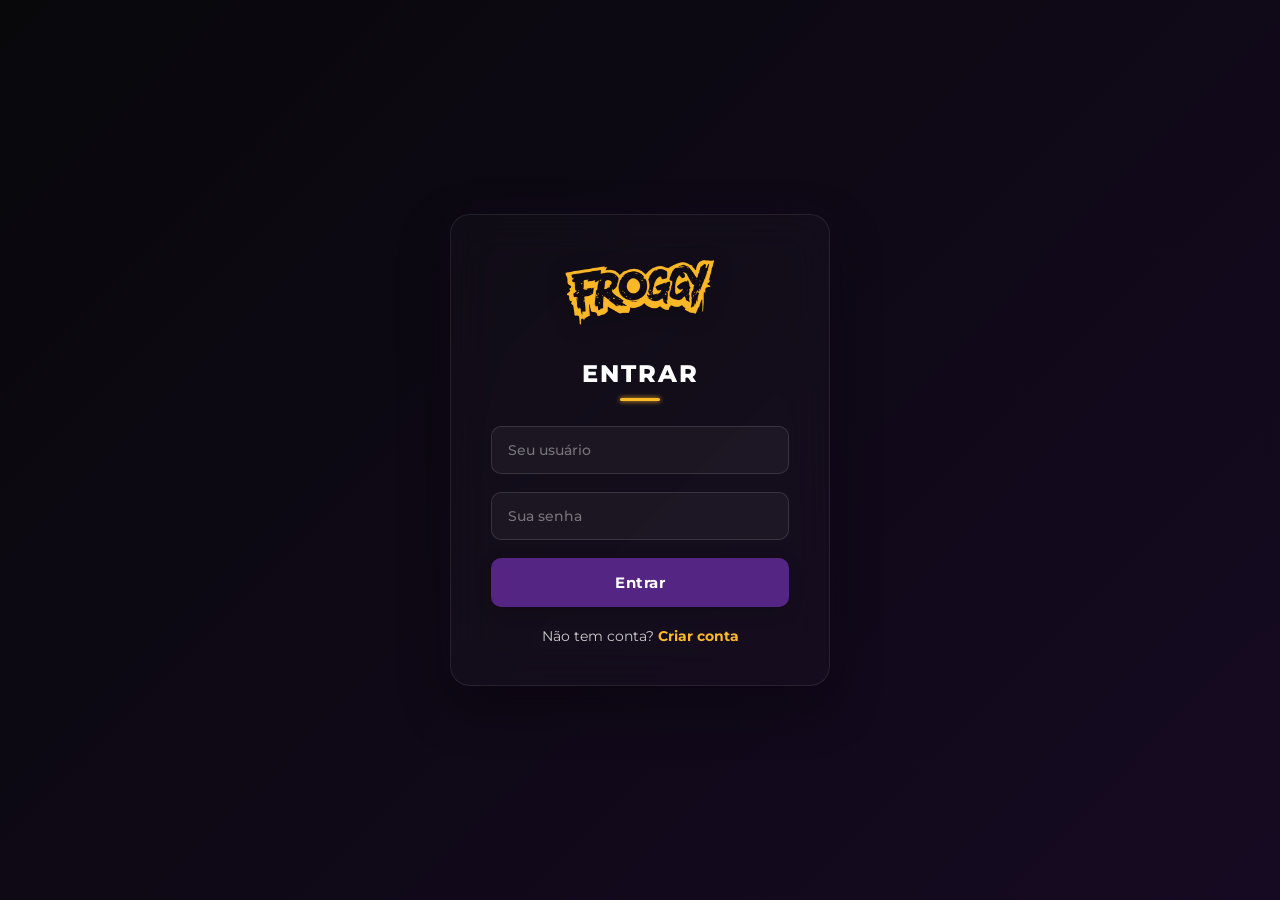
<file: HTML/pedidos.html>
<!DOCTYPE html>
<html lang="pt-br">

<head>
  <!-- CONFIG -->
  <meta charset="UTF-8">
  <meta name="viewport" content="width=device-width, initial-scale=1.0">
  <title>Meus Pedidos - Froggy Store</title>
  <link rel="icon" type="image/x-icon" href="../IMG/F.png">

  <!-- CSS -->
  <link rel="stylesheet" href="../CSS/pedidos.css">
</head>

<body>

  <!-- HEADER -->
  <header class="header">

    <!-- LOGO -->
    <section class="logo-container">
      <a href="inicial.html">
        <img alt="logo" src="../IMG/LOGO LETRA AMARELA.png">
      </a>
    </section>

    <!-- NAVBAR -->
    <nav class="navbar">
      <a href="inicial.html#about">SOBRE</a>
      <a href="inicial.html#camisetas">CAMISETAS</a>
      <a href="inicial.html#blusas">BLUSAS</a>
      <a href="inicial.html#tenis">TÊNIS</a>
    </nav>

    <!-- EXTRAS (CARRINHO + USUÁRIO) -->
    <section class="extras-navbar">

      <!-- CARRINHO -->
      <div class="carrinho-box">
        <a href="carrinho.html">
          <img alt="carrinho" class="carrinho" src="../IMG/carrinho.png">
          <span id="contador-carrinho" class="contador">0</span>
        </a>
      </div>

      <!-- USUÁRIO -->
      <div class="usuario-box" id="usuario-box">
        <img alt="usuario" id="img-usuario" class="img-usuario" src="../IMG/usuário.png">
        <span id="iniciais-usuario"></span>

        <!-- DROPDOWN -->
        <div id="dropdown" class="dropdown">
          <button onclick="irPedidos()">Meus Pedidos</button>
          <button onclick="logout()">Sair</button>
        </div>
      </div>

    </section>
  </header>

  <!-- TÍTULO -->
  <h1 class="titulo">MEUS PEDIDOS</h1>

  <!-- LISTA -->
  <main class="pedidos-container">
    <div id="lista-pedidos"></div>
  </main>

  <!-- FOOTER -->
  <footer class="footer">
    <p>Projeto Integrador Multidisciplinar - PIM</p>
    <p>Universidade Paulista (UNIP) - Primeiro Semestre de 2026</p>
    <p>Grupo 1: Matheus Sigoli, Caio Henrique, Bernardo Rodrigues, Antônio Roberto, Franklin Henrique</p>
  </footer>

  <!-- VLIBRAS (COM O JS) -->
  <div vw class="enabled">
    <div vw-access-button class="active"></div>
    <div vw-plugin-wrapper>
      <div class="vw-plugin-top-wrapper"></div>
    </div>
  </div>
  <script src="https://vlibras.gov.br/app/vlibras-plugin.js"></script>
  <script>
    new window.VLibras.Widget('https://vlibras.gov.br/app');
  </script>

  <!-- SCRIPTS -->
  <script src="../Javascript/auth.js"></script>
  <script src="../Javascript/usuario.js"></script>
  <script src="../Javascript/pedidos.js"></script>

</body>

</html>
</file>
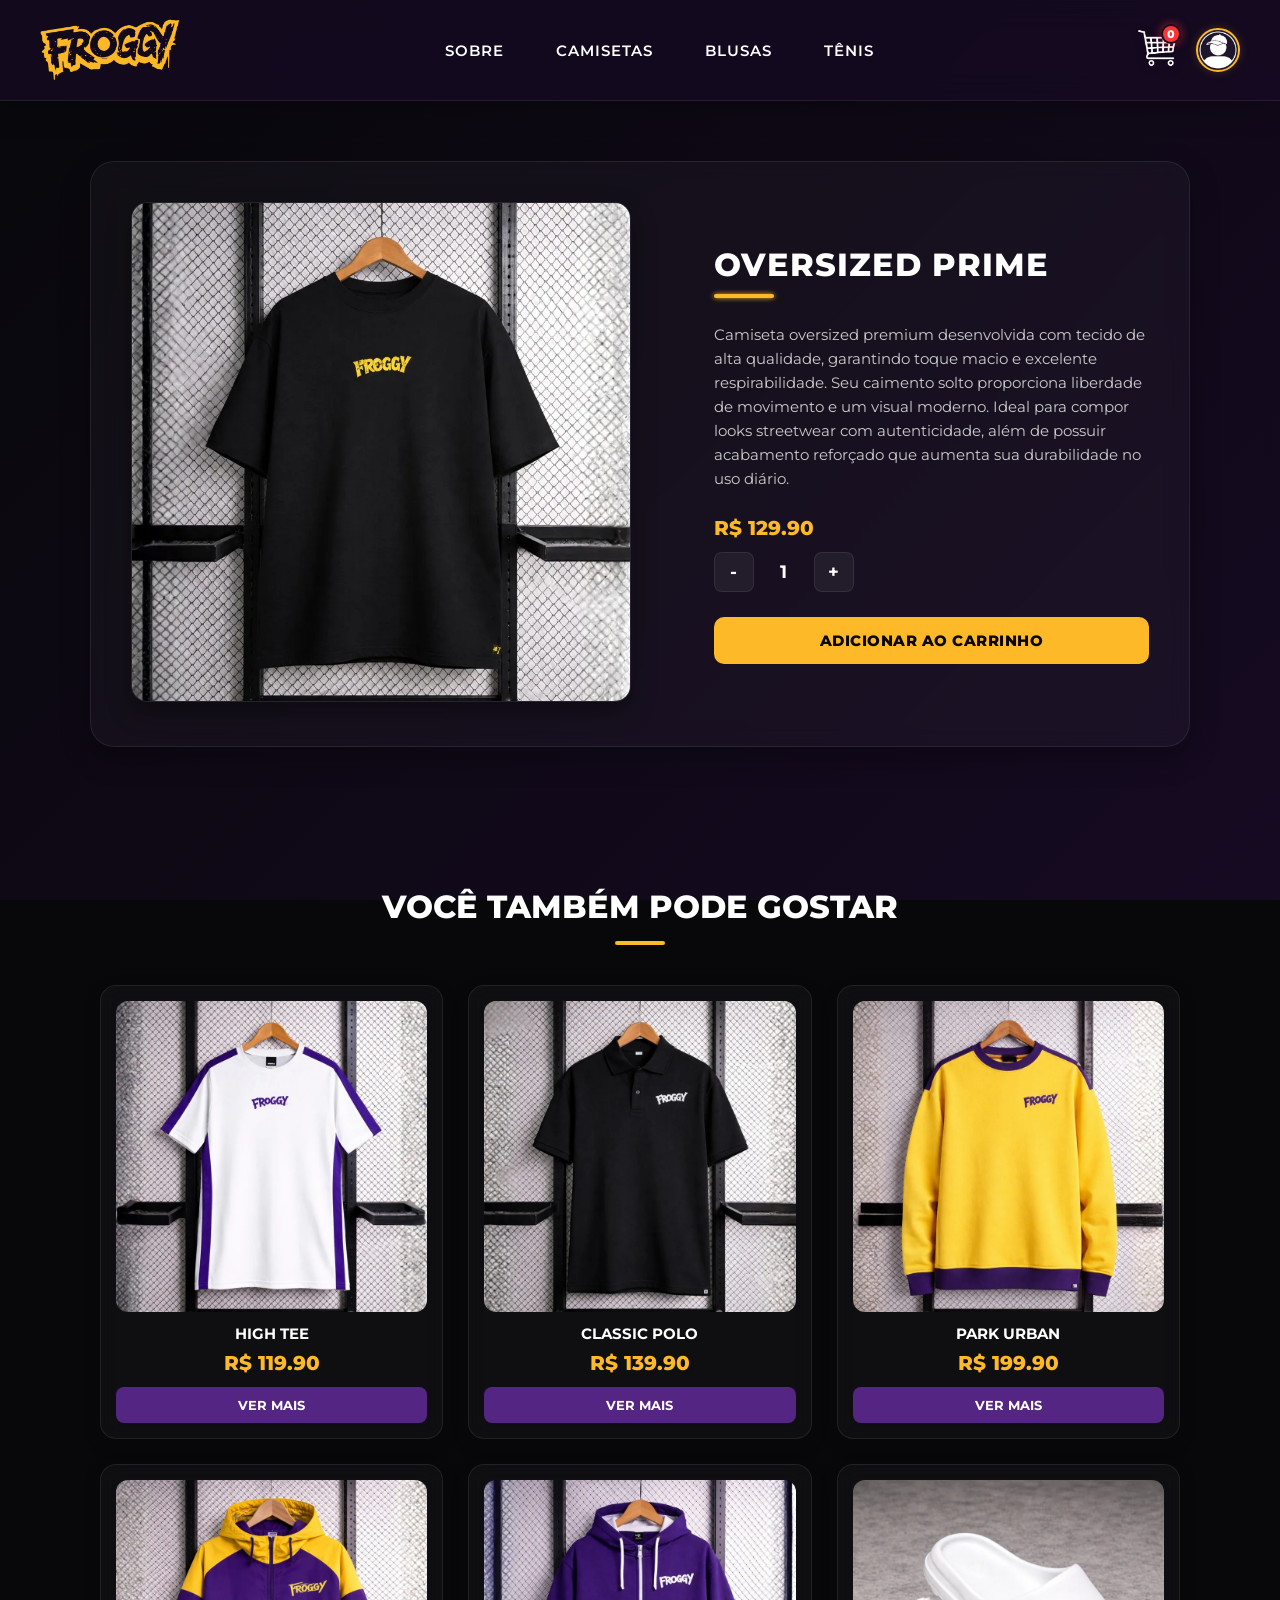
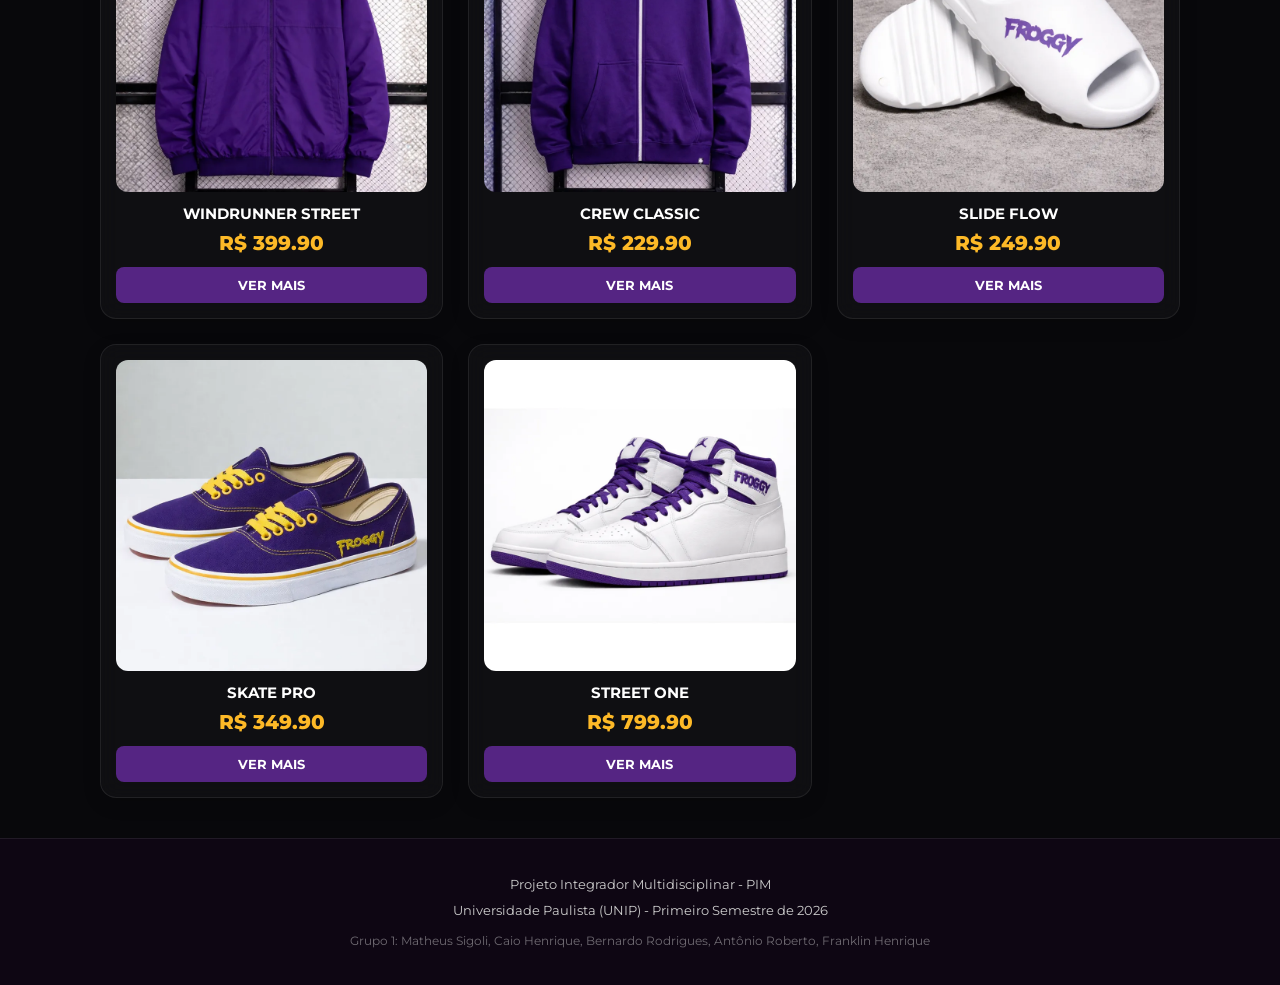
<file: HTML/Produtos.html>
<!DOCTYPE html>
<html lang="pt-br">

<head>
  <!-- CONFIG -->
  <meta charset="UTF-8">
  <meta name="viewport" content="width=device-width, initial-scale=1.0">
  <title>Produto - Froggy Store</title>
  <link rel="icon" type="image/x-icon" href="../IMG/F.png">

  <!-- CSS -->
  <link rel="stylesheet" href="../CSS/produtos.css">
</head>

<body>

  <!-- HEADER -->
  <header class="header">

    <!-- LOGO -->
    <section class="logo-container">
      <a href="inicial.html">
        <img alt="logo" src="../IMG/LOGO LETRA AMARELA.png">
      </a>
    </section>

    <!-- NAVBAR -->
    <nav class="navbar">
      <a href="inicial.html#about">SOBRE</a>
      <a href="inicial.html#camisetas">CAMISETAS</a>
      <a href="inicial.html#blusas">BLUSAS</a>
      <a href="inicial.html#tenis">TÊNIS</a>
    </nav>

    <!-- EXTRAS (CARRINHO + USUÁRIO) -->
    <section class="extras-navbar">

      <!-- CARRINHO -->
      <div class="carrinho-box">
        <a href="carrinho.html">
          <img alt="carrinho" class="carrinho" src="../IMG/carrinho.png">
          <span id="contador-carrinho" class="contador">0</span>
        </a>
      </div>

      <!-- USUÁRIO -->
      <div class="usuario-box" id="usuario-box">
        <img alt="usuario" id="img-usuario" class="img-usuario" src="../IMG/usuário.png">
        <span id="iniciais-usuario"></span>

        <!-- DROPDOWN -->
        <div id="dropdown" class="dropdown">
          <button onclick="irPedidos()">Meus Pedidos</button>
          <button onclick="logout()">Sair</button>
        </div>
      </div>

    </section>
  </header>

  <!-- PRODUTO -->
  <main class="produto-container">

    <!-- IMAGEM -->
    <div class="produto-img">
      <img alt="imagem do produto" id="produto-img">
    </div>

    <!-- INFO -->
    <div class="produto-info">
      <h1 id="produto-nome"></h1>
      <p class="descricao" id="produto-desc"></p>
      <p class="preco-produto" id="produto-preco"></p>

      <!-- QUANTIDADE -->
      <div class="quantidade-box">
        <button onclick="diminuirQtd()">-</button>
        <span id="qtd">1</span>
        <button onclick="aumentarQtd()">+</button>
      </div>

      <!-- BOTÃO -->
      <button class="comprar" onclick="comprar()">ADICIONAR AO CARRINHO</button>
    </div>

  </main>

  <!-- RECOMENDADOS -->
  <section class="recomendados">
    <h2>VOCÊ TAMBÉM PODE GOSTAR</h2>
    <div id="lista-recomendados" class="container"></div>
  </section>

  <!-- FOOTER -->
  <footer class="footer">
    <p>Projeto Integrador Multidisciplinar - PIM</p>
    <p>Universidade Paulista (UNIP) - Primeiro Semestre de 2026</p>
    <p>Grupo 1: Matheus Sigoli, Caio Henrique, Bernardo Rodrigues, Antônio Roberto, Franklin Henrique</p>
  </footer>

  <!-- VLIBRAS (COM O JS) -->
  <div vw class="enabled">
    <div vw-access-button class="active"></div>
    <div vw-plugin-wrapper>
      <div class="vw-plugin-top-wrapper"></div>
    </div>
  </div>
  <script src="https://vlibras.gov.br/app/vlibras-plugin.js"></script>
  <script>
    new window.VLibras.Widget('https://vlibras.gov.br/app');
  </script>   

  <!-- SCRIPTS -->
  <script src="../Javascript/auth.js"></script>
  <script src="../Javascript/usuario.js"></script>
  <script src="../Javascript/produtos.js"></script>

</body>
</html>
</file>
<file: CSS/banco-dashboard.css>
/* ====================================================================
           ESTILO CSS VANILLA: PREMIUM, NEON GLASSMORPHISM E DESIGN HIGH-TECH
           ==================================================================== */
* {
    margin: 0;
    padding: 0;
    box-sizing: border-box;
    font-family: 'Outfit', sans-serif;
}

body {
    min-height: 100vh;
    background: linear-gradient(135deg, #070913 0%, #0d0f22 100%);
    color: #f8fafc;
    overflow-x: hidden;
    padding: 30px 20px;
}

/* Glowing backdrop effects */
.glow-sphere {
    position: absolute;
    border-radius: 50%;
    filter: blur(140px);
    z-index: 0;
    opacity: 0.12;
    pointer-events: none;
}

.sphere-1 {
    width: 500px;
    height: 500px;
    top: -50px;
    left: -100px;
    background: #6366f1;
}

.sphere-2 {
    width: 500px;
    height: 500px;
    bottom: -100px;
    right: -100px;
    background: #c084fc;
}

.sphere-3 {
    width: 400px;
    height: 400px;
    top: 35%;
    left: 40%;
    background: #10b981;
}

.dashboard-container {
    max-width: 1300px;
    margin: 0 auto;
    position: relative;
    z-index: 1;
}

header {
    display: flex;
    justify-content: space-between;
    align-items: center;
    border-bottom: 1px solid rgba(255, 255, 255, 0.06);
    padding-bottom: 20px;
    margin-bottom: 30px;
}

.header-left h1 {
    font-size: 2.3rem;
    font-weight: 700;
    background: linear-gradient(to right, #38bdf8, #818cf8, #a855f7);
    -webkit-background-clip: text;
    -webkit-text-fill-color: transparent;
    display: flex;
    align-items: center;
    gap: 12px;
}

.header-left p {
    color: #94a3b8;
    font-size: 0.95rem;
    margin-top: 5px;
}

.header-actions {
    display: flex;
    align-items: center;
    gap: 15px;
}

.badge-status {
    background: rgba(16, 185, 129, 0.08);
    border: 1px solid rgba(16, 185, 129, 0.3);
    color: #34d399;
    padding: 8px 18px;
    border-radius: 30px;
    font-size: 0.85rem;
    font-weight: 600;
    display: flex;
    align-items: center;
    gap: 8px;
    box-shadow: 0 0 15px rgba(16, 185, 129, 0.1);
}

.pulse-light {
    width: 8px;
    height: 8px;
    background: #10b981;
    border-radius: 50%;
    animation: pulse-glow 1.8s infinite;
}

@keyframes pulse-glow {
    0% {
        transform: scale(0.95);
        opacity: 1;
        box-shadow: 0 0 0 0 rgba(16, 185, 129, 0.7);
    }

    70% {
        transform: scale(1.1);
        opacity: 0.4;
        box-shadow: 0 0 0 8px rgba(16, 185, 129, 0);
    }

    100% {
        transform: scale(0.95);
        opacity: 1;
        box-shadow: 0 0 0 0 rgba(16, 185, 129, 0);
    }
}

.btn-link-voltar {
    background: rgba(255, 255, 255, 0.06);
    border: 1px solid rgba(255, 255, 255, 0.1);
    color: #e2e8f0;
    padding: 8px 16px;
    border-radius: 8px;
    text-decoration: none;
    font-size: 0.85rem;
    font-weight: 500;
    transition: all 0.2s ease;
}

.btn-link-voltar:hover {
    background: rgba(255, 255, 255, 0.12);
    color: #ffffff;
}

/* Responsive Dashboard Grid */
.workspace-grid {
    display: grid;
    grid-template-columns: 350px 1fr;
    gap: 30px;
}

@media (max-width: 1100px) {
    .workspace-grid {
        grid-template-columns: 1fr;
    }
}

/* Glassmorphic Panel UI */
.painel-container {
    background: rgba(13, 17, 30, 0.6);
    backdrop-filter: blur(16px);
    -webkit-backdrop-filter: blur(16px);
    border: 1px solid rgba(255, 255, 255, 0.08);
    border-radius: 20px;
    padding: 25px;
    box-shadow: 0 15px 40px rgba(0, 0, 0, 0.4);
    display: flex;
    flex-direction: column;
    gap: 20px;
}

.painel-header {
    display: flex;
    justify-content: space-between;
    align-items: center;
    border-left: 4px solid #6366f1;
    padding-left: 12px;
}

.painel-header h2 {
    font-size: 1.2rem;
    font-weight: 600;
    color: #f1f5f9;
}

/* --- DIAGRAMA DE TABELAS (DER) --- */
.esquema-visual {
    display: flex;
    flex-direction: column;
    gap: 20px;
    align-items: center;
    padding: 10px 0;
    background: rgba(2, 6, 12, 0.3);
    border-radius: 14px;
    border: 1px solid rgba(255, 255, 255, 0.03);
    max-height: 720px;
    overflow-y: auto;
}

/* Estilização dos Cards das Tabelas */
.card-tabela {
    width: 90%;
    background: rgba(30, 41, 59, 0.85);
    border-radius: 12px;
    border: 1px solid rgba(255, 255, 255, 0.1);
    overflow: hidden;
    box-shadow: 0 8px 25px rgba(0, 0, 0, 0.35);
    transition: all 0.3s ease;
}

.card-tabela:hover {
    border-color: #6366f1;
    box-shadow: 0 10px 30px rgba(99, 102, 241, 0.25);
    transform: translateY(-2px);
}

.card-tabela-topo {
    background: linear-gradient(135deg, #1e1b4b 0%, #312e81 100%);
    padding: 10px 14px;
    font-weight: 600;
    font-size: 0.92rem;
    display: flex;
    justify-content: space-between;
    align-items: center;
    color: #ffffff;
    border-bottom: 1px solid rgba(255, 255, 255, 0.1);
}

.card-tabela-topo .label-tabela {
    font-size: 0.72rem;
    background: rgba(255, 255, 255, 0.15);
    padding: 2px 6px;
    border-radius: 10px;
    text-transform: uppercase;
    letter-spacing: 0.03em;
}

.card-tabela.conceitual .card-tabela-topo {
    background: linear-gradient(135deg, #0f172a 0%, #1e293b 100%);
}

.card-tabela.conceitual {
    border-style: dashed;
    opacity: 0.8;
}

.lista-campos {
    padding: 6px 0;
}

.campo-linha {
    display: flex;
    justify-content: space-between;
    padding: 8px 14px;
    font-size: 0.82rem;
    border-bottom: 1px solid rgba(255, 255, 255, 0.03);
    color: #e2e8f0;
}

.campo-linha:last-child {
    border-bottom: none;
}

.campo-esquerdo {
    display: flex;
    align-items: center;
    gap: 6px;
    font-weight: 500;
}

.tipo-indicador {
    font-size: 0.7rem;
    font-weight: bold;
    padding: 1px 4px;
    border-radius: 3px;
}

.pk {
    background: #eab308;
    color: #000;
}

.uk {
    background: #a855f7;
    color: #fff;
}

.fk {
    background: #3b82f6;
    color: #fff;
}

.campo-tipo {
    color: #94a3b8;
    font-family: 'Fira Code', monospace;
    font-size: 0.75rem;
}

/* SVG visual relational line representations */
.relacao-v {
    width: 1px;
    height: 25px;
    background: linear-gradient(to bottom, #6366f1, #3b82f6);
    position: relative;
}

.relacao-v::before {
    content: '1';
    position: absolute;
    top: -12px;
    left: 5px;
    color: #818cf8;
    font-size: 0.7rem;
    font-weight: bold;
}

.relacao-v::after {
    content: 'N';
    position: absolute;
    bottom: -12px;
    left: 5px;
    color: #60a5fa;
    font-size: 0.7rem;
    font-weight: bold;
}

/* --- EDITOR E TERMINAL SQL --- */
.sql-editor-container {
    display: flex;
    flex-direction: column;
    gap: 12px;
}

.sql-editor-borda {
    border: 1px solid rgba(255, 255, 255, 0.12);
    border-radius: 12px;
    overflow: hidden;
    box-shadow: inset 0 4px 20px rgba(0, 0, 0, 0.5);
    background: #020617;
}

.editor-topo {
    background: rgba(30, 41, 59, 0.6);
    padding: 10px 20px;
    border-bottom: 1px solid rgba(255, 255, 255, 0.08);
    display: flex;
    justify-content: space-between;
    align-items: center;
}

.editor-titulo {
    font-family: 'Fira Code', monospace;
    font-size: 0.75rem;
    color: #94a3b8;
    display: flex;
    align-items: center;
    gap: 8px;
}

.btn-limpar {
    background: transparent;
    border: none;
    color: #64748b;
    cursor: pointer;
    font-size: 0.8rem;
    font-weight: 500;
    transition: color 0.2s ease;
}

.btn-limpar:hover {
    color: #f1f5f9;
}

.editor-corpo {
    display: flex;
    position: relative;
}

/* Line numbers inside simulated editor */
.numero-linhas {
    padding: 15px 12px;
    background: #050b18;
    color: #334155;
    font-family: 'Fira Code', monospace;
    font-size: 0.9rem;
    text-align: right;
    user-select: none;
    border-right: 1px solid rgba(255, 255, 255, 0.04);
    line-height: 1.6;
}

.sql-textarea {
    flex-grow: 1;
    background: transparent;
    border: none;
    outline: none;
    color: #38bdf8;
    font-family: 'Fira Code', monospace;
    font-size: 0.92rem;
    padding: 15px;
    resize: vertical;
    min-height: 140px;
    line-height: 1.6;
    tab-size: 4;
}

/* Botão Executar */
.editor-acoes-barra {
    display: flex;
    justify-content: space-between;
    align-items: center;
    margin-top: 5px;
}

.btn-rodar-sql {
    background: linear-gradient(135deg, #10b981 0%, #059669 100%);
    border: none;
    border-radius: 8px;
    color: #fff;
    font-size: 0.95rem;
    font-weight: 600;
    padding: 12px 28px;
    cursor: pointer;
    display: flex;
    align-items: center;
    gap: 8px;
    box-shadow: 0 4px 15px rgba(16, 185, 129, 0.3);
    transition: all 0.2s ease;
}

.btn-rodar-sql:hover {
    transform: translateY(-2px);
    box-shadow: 0 6px 20px rgba(16, 185, 129, 0.45);
    filter: brightness(1.1);
}

.btn-rodar-sql:active {
    transform: translateY(0);
}

/* SQL Presets Helper Buttons */
.sql-shortcuts {
    display: flex;
    flex-wrap: wrap;
    gap: 10px;
}

.btn-shortcut {
    background: rgba(255, 255, 255, 0.04);
    border: 1px solid rgba(255, 255, 255, 0.06);
    color: #cbd5e1;
    padding: 6px 12px;
    border-radius: 6px;
    font-size: 0.8rem;
    cursor: pointer;
    transition: all 0.2s ease;
    font-family: 'Fira Code', monospace;
}

.btn-shortcut:hover {
    background: rgba(99, 102, 241, 0.1);
    border-color: rgba(99, 102, 241, 0.3);
    color: #a5b4fc;
}

/* --- PAINEL: DADOS RETORNADOS (RESULT GRID) --- */
.console-saida {
    background: #020617;
    border: 1px solid rgba(255, 255, 255, 0.08);
    border-radius: 12px;
    padding: 20px;
    min-height: 250px;
    max-height: 480px;
    display: flex;
    flex-direction: column;
    box-shadow: inset 0 2px 10px rgba(0, 0, 0, 0.6);
}

.console-saida-topo {
    display: flex;
    justify-content: space-between;
    align-items: center;
    border-bottom: 1px solid rgba(255, 255, 255, 0.06);
    padding-bottom: 10px;
    margin-bottom: 15px;
    font-size: 0.85rem;
    color: #64748b;
}

.status-mensagem {
    color: #94a3b8;
    font-weight: 500;
}

.status-mensagem.sucesso {
    color: #34d399;
}

.status-mensagem.erro {
    color: #f87171;
}

/* Dynamic result table */
.resultado-grid-scroll {
    flex-grow: 1;
    overflow: auto;
    border-radius: 8px;
    border: 1px solid rgba(255, 255, 255, 0.05);
}

.grid-resultado {
    width: 100%;
    border-collapse: collapse;
    text-align: left;
    font-size: 0.88rem;
}

.grid-resultado th {
    background: rgba(30, 41, 59, 0.9);
    padding: 10px 14px;
    font-weight: 600;
    color: #e2e8f0;
    border-bottom: 2px solid rgba(255, 255, 255, 0.08);
    font-family: 'Fira Code', monospace;
    font-size: 0.8rem;
    white-space: nowrap;
}

.grid-resultado td {
    padding: 10px 14px;
    border-bottom: 1px solid rgba(255, 255, 255, 0.04);
    color: #cbd5e1;
    font-family: 'Fira Code', monospace;
    white-space: nowrap;
}

.grid-resultado tbody tr:hover {
    background: rgba(255, 255, 255, 0.02);
}

.console-vazio {
    flex-grow: 1;
    display: flex;
    flex-direction: column;
    align-items: center;
    justify-content: center;
    color: #475569;
    text-align: center;
    gap: 10px;
}

.console-vazio svg {
    width: 48px;
    height: 48px;
    stroke: #334155;
    fill: none;
}

.console-erro-box {
    color: #f87171;
    background: rgba(239, 68, 68, 0.05);
    border: 1px solid rgba(239, 68, 68, 0.2);
    padding: 15px 20px;
    border-radius: 8px;
    font-family: 'Fira Code', monospace;
    font-size: 0.85rem;
    white-space: pre-wrap;
    line-height: 1.5;
    overflow-y: auto;
    flex-grow: 1;
}

/* Legend Academic Info */
.painel-estudos {
    background: rgba(15, 23, 42, 0.35);
    border: 1px solid rgba(255, 255, 255, 0.05);
    border-radius: 16px;
    padding: 20px;
    font-size: 0.85rem;
    color: #94a3b8;
    display: grid;
    grid-template-columns: 1fr 1.2fr;
    gap: 25px;
    margin-top: 10px;
}

@media (max-width: 768px) {
    .painel-estudos {
        grid-template-columns: 1fr;
    }
}

.estudo-col h3 {
    color: #f1f5f9;
    font-size: 0.95rem;
    margin-bottom: 8px;
    display: flex;
    align-items: center;
    gap: 6px;
}

.estudo-col p {
    line-height: 1.5;
}

.estudo-col ul {
    padding-left: 20px;
    margin-top: 6px;
    line-height: 1.5;
}
</file>
<file: CSS/auth.css>
/* ============================================================================
   AUTH STYLE (LOGIN / CADASTRO) - PREMIUM & CLEAN
   ============================================================================ */
@import url('https://fonts.googleapis.com/css2?family=Montserrat:wght@300;400;500;600;700;800&display=swap');

* {
  margin: 0;
  padding: 0;
  box-sizing: border-box;
  font-family: "Montserrat", sans-serif;
  transition: all 0.3s cubic-bezier(0.4, 0, 0.2, 1);
}

:root {
  --roxo: #552583;
  --roxo-claro: #7b3eb3;
  --roxo-glow: rgba(85, 37, 131, 0.4);
  --amarelo: #fdb927;
  --amarelo-hover: #ffe45c;
  --branco: #ffffff;
  --cinza-claro: #cccccc;
  --cinza-escuro: #1e1e24;
  --preto: #08080b;
  --fundo-dark: linear-gradient(135deg, #08080b 0%, #160a22 100%);
  --glass-fundo: rgba(255, 255, 255, 0.03);
  --glass-borda: rgba(255, 255, 255, 0.08);
}

body {
  background: var(--preto);
  background-image: var(--fundo-dark);
  background-attachment: fixed;
  color: var(--branco);
  height: 100vh;
  display: flex;
  align-items: center;
  justify-content: center;
  overflow: hidden;
}

/* ============================================================================
   CONTAINER / BOX (GLASSMORPHISM)
   ============================================================================ */
.container {
  width: 100%;
  display: flex;
  justify-content: center;
}

.box {
  background: rgba(255, 255, 255, 0.02);
  backdrop-filter: blur(20px);
  -webkit-backdrop-filter: blur(20px);
  padding: 40px;
  border-radius: 20px;
  border: 1px solid rgba(255, 255, 255, 0.08);
  width: 380px;
  text-align: center;
  box-shadow: 0 20px 50px rgba(0, 0, 0, 0.4), 
              0 0 40px rgba(85, 37, 131, 0.1);
}

.box:hover {
  border-color: rgba(253, 185, 39, 0.2);
  box-shadow: 0 20px 50px rgba(0, 0, 0, 0.4), 
              0 0 50px rgba(85, 37, 131, 0.2);
}

/* LOGO */
.logo {
  width: 150px;
  margin-bottom: 25px;
  filter: drop-shadow(0 4px 10px rgba(0,0,0,0.3));
}

/* TÍTULO */
.box h2 {
  color: var(--branco);
  font-size: 24px;
  font-weight: 800;
  margin-bottom: 25px;
  letter-spacing: 2px;
  text-transform: uppercase;
}

.box h2::after {
  content: "";
  display: block;
  width: 40px;
  height: 3px;
  background: var(--amarelo);
  margin: 10px auto 0 auto;
  border-radius: 2px;
  box-shadow: 0 0 5px var(--amarelo);
}

/* ============================================================================
   INPUTS / FORM
   ============================================================================ */
.box input {
  width: 100%;
  padding: 14px 16px;
  margin-bottom: 18px;
  border-radius: 10px;
  border: 1px solid rgba(255, 255, 255, 0.12);
  background: rgba(255, 255, 255, 0.04);
  color: var(--branco);
  outline: none;
  font-size: 14px;
  font-weight: 500;
}

.box input::placeholder {
  color: rgba(255, 255, 255, 0.4);
}

.box input:focus {
  border-color: var(--amarelo);
  background: rgba(255, 255, 255, 0.08);
  box-shadow: 0 0 12px rgba(253, 185, 39, 0.25);
}

/* ============================================================================
   BOTÃO
   ============================================================================ */
.box button {
  width: 100%;
  padding: 14px;
  border-radius: 10px;
  border: 1px solid transparent;
  background: var(--roxo);
  color: var(--branco);
  font-weight: 700;
  font-size: 15px;
  letter-spacing: 0.5px;
  cursor: pointer;
  box-shadow: 0 4px 15px rgba(0, 0, 0, 0.2);
}

.box button:hover {
  background: var(--amarelo);
  color: var(--preto);
  transform: translateY(-2px);
  box-shadow: 0 6px 20px rgba(253, 185, 39, 0.3);
}

.box button:active {
  transform: scale(0.98);
}

/* ============================================================================
   LINKS
   ============================================================================ */
.link {
  margin-top: 20px;
  color: var(--cinza-claro);
  font-size: 14px;
}

.link a {
  color: var(--amarelo);
  text-decoration: none;
  font-weight: 700;
}

.link a:hover {
  color: var(--amarelo-hover);
  text-decoration: underline;
}

/* ============================================================================
   RESPONSIVO / ACESSIBILIDADE
   ============================================================================ */
@media (max-width: 400px) {
  .box {
    width: 90%;
    padding: 30px 20px;
  }
}

[vw] {
  z-index: 9999 !important;
}
</file>
<file: CSS/carrinho.css>
/* ============================================================================
   CARRINHO & PAGAMENTO STYLE - PREMIUM & CLEAN
   ============================================================================ */
@import url('https://fonts.googleapis.com/css2?family=Montserrat:wght@300;400;500;600;700;800&display=swap');

* {
  box-sizing: border-box;
  scroll-behavior: smooth;
  margin: 0;
  padding: 0;
  outline: 0;
  border: none;
  text-decoration: none;
  transition: all 0.3s cubic-bezier(0.4, 0, 0.2, 1);
  font-family: "Montserrat", sans-serif;
}

:root {
  --roxo: #552583;
  --roxo-claro: #7b3eb3;
  --roxo-glow: rgba(85, 37, 131, 0.4);
  --amarelo: #fdb927;
  --amarelo-hover: #ffe45c;
  --branco: #ffffff;
  --cinza-claro: #cccccc;
  --cinza-escuro: #1e1e24;
  --preto: #08080b;
  --fundo-dark: linear-gradient(135deg, #08080b 0%, #160a22 100%);
  --glass-fundo: rgba(255, 255, 255, 0.03);
  --glass-borda: rgba(255, 255, 255, 0.08);
}

body {
  background: var(--preto);
  background-image: var(--fundo-dark);
  background-attachment: fixed;
  color: var(--branco);
  min-height: 100vh;
  display: flex;
  flex-direction: column;
}

/* ============================================================================
   HEADER (GLASSMORPHISM)
   ============================================================================ */
.header {
  display: flex;
  justify-content: space-between;
  align-items: center;
  background: rgba(22, 10, 34, 0.8);
  backdrop-filter: blur(15px);
  -webkit-backdrop-filter: blur(15px);
  border-bottom: 1px solid var(--glass-borda);
  padding: 15px 40px;
  position: sticky;
  top: 0;
  z-index: 1000;
  box-shadow: 0 4px 30px rgba(0, 0, 0, 0.3);
}

.logo-container img {
  width: 140px;
  display: block;
}

.logo-container img:hover {
  transform: scale(1.05);
  filter: drop-shadow(0 0 8px var(--amarelo));
}

/* NAVBAR */
.navbar {
  display: flex;
  gap: 20px;
}

.navbar a {
  color: var(--branco);
  font-size: 15px;
  font-weight: 600;
  letter-spacing: 1px;
  padding: 8px 16px;
  border-radius: 20px;
  transition: all 0.3s ease;
  position: relative;
}

.navbar a::after {
  content: '';
  position: absolute;
  bottom: 0;
  left: 50%;
  width: 0;
  height: 2px;
  background: var(--amarelo);
  transition: all 0.3s ease;
  transform: translateX(-50%);
}

.navbar a:hover {
  color: var(--amarelo);
  background: rgba(255, 255, 255, 0.05);
}

.navbar a:hover::after {
  width: 60%;
}

/* EXTRAS */
.extras-navbar {
  display: flex;
  align-items: center;
  gap: 20px;
}

/* ============================================================================
   CARRINHO
   ============================================================================ */
.carrinho-box {
  position: relative;
}

.carrinho {
  width: 38px;
  cursor: pointer;
  filter: drop-shadow(0 2px 5px rgba(0,0,0,0.2));
}

.carrinho-box:hover {
  transform: translateY(-2px) scale(1.05);
}

.contador {
  position: absolute;
  top: -5px;
  right: -5px;
  background: #ff3333;
  color: var(--branco);
  font-size: 11px;
  min-width: 20px;
  height: 20px;
  border-radius: 50%;
  font-weight: 800;
  display: flex;
  align-items: center;
  justify-content: center;
  border: 2px solid #160a22;
  box-shadow: 0 0 10px rgba(255, 51, 51, 0.6);
}

/* ============================================================================
   USUÁRIO & DROPDOWN
   ============================================================================ */
.usuario-box {
  position: relative;
  width: 44px;
  height: 44px;
  cursor: pointer;
  border-radius: 50%;
  border: 2px solid var(--amarelo);
  display: flex;
  align-items: center;
  justify-content: center;
  background: rgba(255, 255, 255, 0.05);
  box-shadow: 0 0 10px rgba(253, 185, 39, 0.2);
}

.usuario-box:hover {
  transform: translateY(-2px);
  box-shadow: 0 0 15px var(--roxo-glow);
  border-color: var(--amarelo-hover);
}

.img-usuario {
  width: 100%;
  height: 100%;
  border-radius: 50%;
  object-fit: cover;
}

#iniciais-usuario {
  position: absolute;
  color: var(--amarelo);
  font-weight: 800;
  font-size: 16px;
  display: flex;
  align-items: center;
  justify-content: center;
  opacity: 0;
  pointer-events: none;
}

.dropdown {
  position: absolute;
  top: 55px;
  right: 0;
  background: rgba(18, 8, 29, 0.95);
  backdrop-filter: blur(15px);
  border: 1px solid rgba(253, 185, 39, 0.3);
  border-radius: 12px;
  display: none;
  flex-direction: column;
  min-width: 180px;
  z-index: 1000;
  box-shadow: 0 10px 30px rgba(0, 0, 0, 0.5);
  padding: 8px 0;
  overflow: hidden;
}

.dropdown button {
  background: none;
  color: var(--branco);
  padding: 12px 20px;
  cursor: pointer;
  text-align: left;
  font-size: 14px;
  font-weight: 600;
  border: none;
  width: 100%;
}

.dropdown button:hover {
  background: var(--amarelo);
  color: var(--preto);
}

/* ============================================================================
   TÍTULO & CONTAINER
   ============================================================================ */
.titulo {
  text-align: center;
  color: var(--branco);
  font-size: 38px;
  font-weight: 800;
  margin-top: 80px;
  letter-spacing: 2px;
  text-transform: uppercase;
}

.titulo::after {
  content: "";
  display: block;
  width: 50px;
  height: 4px;
  background: var(--amarelo);
  margin: 15px auto 0 auto;
  border-radius: 2px;
  box-shadow: 0 0 8px var(--amarelo);
}

.carrinho-container {
  max-width: 800px;
  width: 90%;
  margin: 50px auto;
}

/* ============================================================================
   ITEMS DE COMPRA
   ============================================================================ */
.item {
  display: flex;
  align-items: center;
  justify-content: space-between;
  background: var(--glass-fundo);
  backdrop-filter: blur(10px);
  border: 1px solid var(--glass-borda);
  padding: 20px;
  margin-bottom: 20px;
  border-radius: 16px;
  box-shadow: 0 4px 15px rgba(0,0,0,0.15);
}

.item:hover {
  border-color: rgba(253,185,39,0.2);
  background: rgba(255,255,255,0.05);
}

.item img {
  width: 80px;
  height: 80px;
  border-radius: 12px;
  object-fit: cover;
  border: 1px solid var(--glass-borda);
}

.info {
  flex: 1;
  margin-left: 20px;
}

.info h3 {
  font-size: 16px;
  font-weight: 700;
  color: var(--branco);
  text-transform: uppercase;
  margin-bottom: 5px;
}

.info p {
  font-size: 16px;
  font-weight: 700;
  color: var(--amarelo);
}

/* QUANTIDADE CONTROLS */
.quantidade {
  display: flex;
  align-items: center;
  gap: 12px;
  background: rgba(255,255,255,0.04);
  padding: 6px 12px;
  border-radius: 8px;
  border: 1px solid var(--glass-borda);
}

.quantidade button {
  background: none;
  color: var(--branco);
  font-size: 16px;
  font-weight: 700;
  padding: 0;
  margin: 0;
  width: 24px;
  height: 24px;
  display: flex;
  align-items: center;
  justify-content: center;
  cursor: pointer;
  border-radius: 4px;
}

.quantidade button:hover {
  background: var(--roxo);
  color: var(--branco);
}

.quantidade span {
  font-size: 15px;
  font-weight: 700;
  min-width: 20px;
  text-align: center;
}

/* REMOVER BUTTON */
.remover {
  background: rgba(255, 51, 51, 0.15);
  border: 1px solid rgba(255, 51, 51, 0.3);
  color: #ff4d4d;
  font-size: 12px;
  font-weight: 700;
  width: 32px;
  height: 32px;
  border-radius: 8px;
  display: flex;
  align-items: center;
  justify-content: center;
  cursor: pointer;
  margin-left: 15px;
}

.remover:hover {
  background: #ff3333;
  color: var(--branco);
  box-shadow: 0 0 10px rgba(255,51,51,0.4);
}

/* ============================================================================
   RESUMO / BOTÃO FINALIZAR
   ============================================================================ */
.resumo {
  background: var(--glass-fundo);
  backdrop-filter: blur(10px);
  border: 1px solid var(--glass-borda);
  border-radius: 16px;
  padding: 25px;
  text-align: center;
  margin-top: 40px;
  box-shadow: 0 8px 24px rgba(0,0,0,0.2);
}

.resumo h2 {
  font-size: 22px;
  font-weight: 600;
  color: var(--branco);
  margin-bottom: 15px;
}

#total {
  color: var(--amarelo);
  font-weight: 800;
}

#finalizar {
  padding: 14px 28px;
  background: var(--amarelo);
  color: var(--preto);
  border-radius: 10px;
  font-weight: 800;
  cursor: pointer;
  letter-spacing: 0.5px;
  text-transform: uppercase;
  font-size: 15px;
  width: 100%;
  max-width: 300px;
  margin: 10px auto 0 auto;
  display: block;
}

#finalizar:hover {
  background: var(--amarelo-hover);
  transform: translateY(-2px);
  box-shadow: 0 5px 20px rgba(253, 185, 39, 0.4);
}

#finalizar:active {
  transform: scale(0.98);
}

/* ============================================================================
   POPUP PAGAMENTO
   ============================================================================ */
.popup {
  position: fixed;
  top: 0;
  left: 0;
  width: 100%;
  height: 100%;
  background: rgba(0, 0, 0, 0.85);
  backdrop-filter: blur(8px);
  display: none;
  justify-content: center;
  align-items: center;
  z-index: 2000;
}

.popup-box {
  background: rgba(18, 8, 29, 0.98);
  backdrop-filter: blur(20px);
  border: 1px solid rgba(253, 185, 39, 0.3);
  border-radius: 20px;
  padding: 40px 30px;
  width: 380px;
  text-align: center;
  box-shadow: 0 20px 50px rgba(0, 0, 0, 0.5),
              0 0 40px rgba(85, 37, 131, 0.2);
}

.popup-box h2 {
  color: var(--branco);
  font-size: 22px;
  font-weight: 800;
  margin-bottom: 25px;
  text-transform: uppercase;
  letter-spacing: 1px;
}

.popup-box h2::after {
  content: "";
  display: block;
  width: 40px;
  height: 3px;
  background: var(--amarelo);
  margin: 10px auto 0 auto;
  border-radius: 2px;
}

/* BOTÕES DE ESCOLHA */
.popup-box button {
  width: 100%;
  padding: 12px;
  border-radius: 8px;
  font-weight: 700;
  font-size: 14px;
  margin-bottom: 12px;
  cursor: pointer;
}

.popup-box button:not([class]) {
  background: var(--roxo);
  color: var(--branco);
}

.popup-box button:not([class]):hover {
  background: var(--roxo-claro);
  transform: translateY(-2px);
}

/* PIX PANEL */
#pix-box {
  margin: 20px 0;
  background: rgba(255,255,255,0.03);
  border: 1px solid var(--glass-borda);
  border-radius: 12px;
  padding: 20px;
}

#pix-box h3 {
  font-size: 16px;
  margin-bottom: 15px;
  font-weight: 700;
}

#pix-box img {
  border-radius: 8px;
  border: 4px solid var(--branco);
  margin-bottom: 10px;
}

#pix-box p {
  color: var(--cinza-claro);
  font-size: 13px;
  margin-bottom: 15px;
}

#pix-box button {
  background: var(--amarelo);
  color: var(--preto);
}

#pix-box button:hover {
  background: var(--amarelo-hover);
}

/* CARTÃO PANEL */
#cartao-box {
  margin: 20px 0;
  background: rgba(255,255,255,0.03);
  border: 1px solid var(--glass-borda);
  border-radius: 12px;
  padding: 20px;
}

#cartao-box h3 {
  font-size: 16px;
  margin-bottom: 15px;
  font-weight: 700;
}

.popup input {
  background: rgba(255,255,255,0.05);
  color: var(--branco);
  border: 1px solid rgba(255,255,255,0.12);
  border-radius: 8px;
  width: 100%;
  margin-bottom: 12px;
  padding: 12px;
  font-size: 14px;
}

.popup input::placeholder {
  color: rgba(255,255,255,0.4);
}

.popup input:focus {
  border-color: var(--amarelo);
  box-shadow: 0 0 10px rgba(253, 185, 39, 0.2);
}

#cartao-box button {
  background: var(--amarelo);
  color: var(--preto);
}

#cartao-box button:hover {
  background: var(--amarelo-hover);
}

/* MODAL ACTIONS (VOLTAR/CANCELAR) */
.popup-box button[onclick="voltarPagamento()"] {
  background: transparent;
  border: 1px solid rgba(255,255,255,0.2);
  color: var(--branco);
}

.popup-box button[onclick="voltarPagamento()"]:hover {
  background: rgba(255,255,255,0.05);
}

.popup-box button[onclick="fecharPagamento()"] {
  background: transparent;
  color: rgba(255,51,51,0.8);
  font-weight: 600;
  margin-top: 5px;
}

.popup-box button[onclick="fecharPagamento()"]:hover {
  color: #ff3333;
  text-decoration: underline;
}

/* ============================================================================
   FOOTER (AT RODAPÉ)
   ============================================================================ */
.footer {
  background: rgba(15, 7, 21, 0.95);
  backdrop-filter: blur(15px);
  border-top: 1px solid var(--glass-borda);
  color: var(--cinza-claro);
  padding: 30px 20px;
  text-align: center;
  margin-top: auto;
  font-size: 13px;
  line-height: 1.6;
}

.footer p {
  margin: 5px 0;
}

.footer p:last-child {
  color: rgba(255,255,255,0.4);
  font-size: 12px;
  margin-top: 10px;
}

/* ============================================================================
   RESPONSIVO
   ============================================================================ */
@media (max-width: 768px) {
  .header {
    padding: 15px 20px;
  }
  .navbar {
    display: none;
  }
  .item {
    flex-direction: column;
    text-align: center;
    gap: 15px;
  }
  .info {
    margin: 0;
  }
  .remover {
    margin: 0;
  }
  .popup-box {
    width: 90%;
    padding: 30px 20px;
  }
}

[vw] {
  z-index: 9999 !important;
}

.carrinho-vazio-mensagem {
  text-align: center;
  font-size: 18px;
  color: var(--cinza-claro);
  margin: 60px 0;
  font-weight: 500;
  letter-spacing: 0.5px;
  animation: fadeIn 0.5s ease-in-out;
}

@keyframes fadeIn {
  from { opacity: 0; transform: translateY(10px); }
  to { opacity: 1; transform: translateY(0); }
}
</file>
<file: CSS/inicial.css>
/* ============================================================================
   RESET / GLOBAL / DESIGN SYSTEM
   ============================================================================ */
@import url('https://fonts.googleapis.com/css2?family=Montserrat:wght@300;400;500;600;700;800&display=swap');

* {
  box-sizing: border-box;
  scroll-behavior: smooth;
  margin: 0;
  padding: 0;
  outline: 0;
  border: none;
  text-decoration: none;
  transition: all 0.3s cubic-bezier(0.4, 0, 0.2, 1);
  font-family: "Montserrat", sans-serif;
}

:root {
  --roxo: #552583;
  --roxo-claro: #7b3eb3;
  --roxo-glow: rgba(85, 37, 131, 0.4);
  --amarelo: #fdb927;
  --amarelo-hover: #ffe45c;
  --branco: #ffffff;
  --cinza-claro: #cccccc;
  --cinza-escuro: #1e1e24;
  --preto: #08080b;
  --fundo-dark: linear-gradient(135deg, #08080b 0%, #160a22 100%);
  --glass-fundo: rgba(255, 255, 255, 0.03);
  --glass-borda: rgba(255, 255, 255, 0.08);
}

body {
  background: var(--preto);
  background-image: var(--fundo-dark);
  background-attachment: fixed;
  color: var(--branco);
  min-height: 100vh;
  display: flex;
  flex-direction: column;
}

/* ============================================================================
   HEADER (GLASSMORPHISM)
   ============================================================================ */
.header {
  display: flex;
  justify-content: space-between;
  align-items: center;
  background: rgba(22, 10, 34, 0.8);
  backdrop-filter: blur(15px);
  -webkit-backdrop-filter: blur(15px);
  border-bottom: 1px solid var(--glass-borda);
  padding: 15px 40px;
  position: sticky;
  top: 0;
  z-index: 1000;
  box-shadow: 0 4px 30px rgba(0, 0, 0, 0.3);
}

.logo-container img {
  width: 140px;
  display: block;
}

.logo-container img:hover {
  transform: scale(1.05);
  filter: drop-shadow(0 0 8px var(--amarelo));
}

/* NAVBAR */
.navbar {
  display: flex;
  gap: 20px;
}

.navbar a {
  color: var(--branco);
  font-size: 15px;
  font-weight: 600;
  letter-spacing: 1px;
  padding: 8px 16px;
  border-radius: 20px;
  transition: all 0.3s ease;
  position: relative;
}

.navbar a::after {
  content: '';
  position: absolute;
  bottom: 0;
  left: 50%;
  width: 0;
  height: 2px;
  background: var(--amarelo);
  transition: all 0.3s ease;
  transform: translateX(-50%);
}

.navbar a:hover {
  color: var(--amarelo);
  background: rgba(255, 255, 255, 0.05);
}

.navbar a:hover::after {
  width: 60%;
}

/* EXTRAS */
.extras-navbar {
  display: flex;
  align-items: center;
  gap: 20px;
}

/* ============================================================================
   CARRINHO
   ============================================================================ */
.carrinho-box {
  position: relative;
}

.carrinho {
  width: 38px;
  cursor: pointer;
  filter: drop-shadow(0 2px 5px rgba(0,0,0,0.2));
}

.carrinho-box:hover {
  transform: translateY(-2px) scale(1.05);
}

.contador {
  position: absolute;
  top: -5px;
  right: -5px;
  background: #ff3333;
  color: var(--branco);
  font-size: 11px;
  min-width: 20px;
  height: 20px;
  border-radius: 50%;
  font-weight: 800;
  display: flex;
  align-items: center;
  justify-content: center;
  border: 2px solid #160a22;
  box-shadow: 0 0 10px rgba(255, 51, 51, 0.6);
}

/* ============================================================================
   USUÁRIO & DROPDOWN
   ============================================================================ */
.usuario-box {
  position: relative;
  width: 44px;
  height: 44px;
  cursor: pointer;
  border-radius: 50%;
  border: 2px solid var(--amarelo);
  display: flex;
  align-items: center;
  justify-content: center;
  background: rgba(255, 255, 255, 0.05);
  box-shadow: 0 0 10px rgba(253, 185, 39, 0.2);
}

.usuario-box:hover {
  transform: translateY(-2px);
  box-shadow: 0 0 15px var(--roxo-glow);
  border-color: var(--amarelo-hover);
}

.img-usuario {
  width: 100%;
  height: 100%;
  border-radius: 50%;
  object-fit: cover;
}

#iniciais-usuario {
  position: absolute;
  color: var(--amarelo);
  font-weight: 800;
  font-size: 16px;
  display: flex;
  align-items: center;
  justify-content: center;
  opacity: 0;
  pointer-events: none;
}

.dropdown {
  position: absolute;
  top: 55px;
  right: 0;
  background: rgba(18, 8, 29, 0.95);
  backdrop-filter: blur(15px);
  border: 1px solid rgba(253, 185, 39, 0.3);
  border-radius: 12px;
  display: none;
  flex-direction: column;
  min-width: 180px;
  z-index: 1000;
  box-shadow: 0 10px 30px rgba(0, 0, 0, 0.5);
  padding: 8px 0;
  overflow: hidden;
}

.dropdown button {
  background: none;
  color: var(--branco);
  padding: 12px 20px;
  cursor: pointer;
  text-align: left;
  font-size: 14px;
  font-weight: 600;
  border: none;
  width: 100%;
}

.dropdown button:hover {
  background: var(--amarelo);
  color: var(--preto);
}

/* ============================================================================
   BANNER
   ============================================================================ */
.banner-container {
  width: 90%;
  margin: 30px auto 10px auto;
  overflow: hidden;
  position: relative;
  border-radius: 16px;
  border: 1px solid var(--glass-borda);
  box-shadow: 0 10px 30px rgba(0,0,0,0.5);
}

.banner-slide {
  display: flex;
  width: 100%;
}

.banner-slide img {
  width: 100%;
  flex-shrink: 0;
  cursor: pointer;
}

.banner-slide img:hover {
  filter: brightness(1.05);
}

.indicadores {
  display: flex;
  justify-content: center;
  gap: 8px;
  margin-bottom: 30px;
}

.indicadores span {
  width: 10px;
  height: 10px;
  background: rgba(255, 255, 255, 0.2);
  border-radius: 50%;
  cursor: pointer;
}

.indicadores .ativo {
  background: var(--amarelo);
  transform: scale(1.2);
}

/* ============================================================================
   TEXTOS
   ============================================================================ */
.titulo {
  text-align: center;
  color: var(--branco);
  font-size: 38px;
  font-weight: 800;
  margin-top: 80px;
  letter-spacing: 2px;
  text-transform: uppercase;
}

.titulo::after {
  content: "";
  display: block;
  width: 50px;
  height: 4px;
  background: var(--amarelo);
  margin: 15px auto 0 auto;
  border-radius: 2px;
  box-shadow: 0 0 8px var(--amarelo);
}

.descricao {
  max-width: 800px;
  margin: 20px auto 40px auto;
  text-align: center;
  color: var(--cinza-claro);
  font-size: 16px;
  line-height: 1.6;
}

#about .descricao {
  font-size: 17px;
  font-weight: 300;
  color: #e0e0e0;
}

/* ============================================================================
   PRODUTOS GRID
   ============================================================================ */
.container {
  display: grid;
  grid-template-columns: repeat(auto-fit, minmax(320px, 1fr));
  gap: 30px;
  max-width: 90%;
  margin: 40px auto;
}

.card-produto {
  background: var(--glass-fundo);
  backdrop-filter: blur(10px);
  border: 1px solid var(--glass-borda);
  border-radius: 16px;
  padding: 20px;
  text-align: center;
  display: flex;
  flex-direction: column;
  justify-content: space-between;
  box-shadow: 0 8px 24px rgba(0, 0, 0, 0.2);
}

.card-produto:hover {
  transform: translateY(-8px);
  border-color: rgba(253, 185, 39, 0.5);
  box-shadow: 0 15px 30px rgba(85, 37, 131, 0.25);
  background: rgba(255, 255, 255, 0.05);
}

.card-produto img {
  width: 100%;
  border-radius: 12px;
  margin-bottom: 15px;
}

.titulo-produto {
  font-size: 18px;
  font-weight: 700;
  color: var(--branco);
  margin-bottom: 8px;
  text-transform: uppercase;
}

.descricao-produto {
  font-size: 14px;
  font-weight: 400;
  color: var(--cinza-claro);
  margin-bottom: 15px;
  line-height: 1.5;
  min-height: 42px;
}

.preco-produto {
  font-size: 24px;
  font-weight: 800;
  color: var(--amarelo);
  margin-bottom: 15px;
}

/* BOTÃO VER MAIS */
.ver-mais {
  padding: 12px 24px;
  background: var(--roxo);
  color: var(--branco);
  border-radius: 8px;
  font-weight: 700;
  cursor: pointer;
  letter-spacing: 0.5px;
  border: 1px solid transparent;
  width: 100%;
}

.ver-mais:hover {
  background: var(--amarelo);
  color: var(--preto);
  box-shadow: 0 5px 15px rgba(253, 185, 39, 0.3);
}

.ver-mais:active {
  transform: scale(0.98);
}

/* ============================================================================
   FOOTER (AT RODAPÉ)
   ============================================================================ */
.footer {
  background: rgba(15, 7, 21, 0.95);
  backdrop-filter: blur(15px);
  border-top: 1px solid var(--glass-borda);
  color: var(--cinza-claro);
  padding: 30px 20px;
  text-align: center;
  margin-top: auto;
  font-size: 13px;
  line-height: 1.6;
}

.footer p {
  margin: 5px 0;
}

.footer p:last-child {
  color: rgba(255,255,255,0.4);
  font-size: 12px;
  margin-top: 10px;
}

/* ============================================================================
   RESPONSIVO & ACESSIBILIDADE
   ============================================================================ */
@media (max-width: 768px) {
  .header {
    padding: 15px 20px;
  }
  .navbar {
    display: none; /* Simplificado para mobile */
  }
  .titulo {
    font-size: 28px;
  }
  .container {
    grid-template-columns: 1fr;
    max-width: 95%;
  }
}

[vw] {
  z-index: 9999 !important;
}
</file>
<file: CSS/pedidos.css>
/* ============================================================================
   PEDIDOS STYLE - PREMIUM & CLEAN
   ============================================================================ */
@import url('https://fonts.googleapis.com/css2?family=Montserrat:wght@300;400;500;600;700;800&display=swap');

* {
  box-sizing: border-box;
  scroll-behavior: smooth;
  margin: 0;
  padding: 0;
  outline: 0;
  border: none;
  text-decoration: none;
  transition: all 0.3s cubic-bezier(0.4, 0, 0.2, 1);
  font-family: "Montserrat", sans-serif;
}

:root {
  --roxo: #552583;
  --roxo-claro: #7b3eb3;
  --roxo-glow: rgba(85, 37, 131, 0.4);
  --amarelo: #fdb927;
  --amarelo-hover: #ffe45c;
  --branco: #ffffff;
  --cinza-claro: #cccccc;
  --cinza-escuro: #1e1e24;
  --preto: #08080b;
  --fundo-dark: linear-gradient(135deg, #08080b 0%, #160a22 100%);
  --glass-fundo: rgba(255, 255, 255, 0.03);
  --glass-borda: rgba(255, 255, 255, 0.08);
}

body {
  background: var(--preto);
  background-image: var(--fundo-dark);
  background-attachment: fixed;
  color: var(--branco);
  min-height: 100vh;
  display: flex;
  flex-direction: column;
}

/* ============================================================================
   HEADER (GLASSMORPHISM)
   ============================================================================ */
.header {
  display: flex;
  justify-content: space-between;
  align-items: center;
  background: rgba(22, 10, 34, 0.8);
  backdrop-filter: blur(15px);
  -webkit-backdrop-filter: blur(15px);
  border-bottom: 1px solid var(--glass-borda);
  padding: 15px 40px;
  position: sticky;
  top: 0;
  z-index: 1000;
  box-shadow: 0 4px 30px rgba(0, 0, 0, 0.3);
}

.logo-container img {
  width: 140px;
  display: block;
}

.logo-container img:hover {
  transform: scale(1.05);
  filter: drop-shadow(0 0 8px var(--amarelo));
}

/* NAVBAR */
.navbar {
  display: flex;
  gap: 20px;
}

.navbar a {
  color: var(--branco);
  font-size: 15px;
  font-weight: 600;
  letter-spacing: 1px;
  padding: 8px 16px;
  border-radius: 20px;
  transition: all 0.3s ease;
  position: relative;
}

.navbar a::after {
  content: '';
  position: absolute;
  bottom: 0;
  left: 50%;
  width: 0;
  height: 2px;
  background: var(--amarelo);
  transition: all 0.3s ease;
  transform: translateX(-50%);
}

.navbar a:hover {
  color: var(--amarelo);
  background: rgba(255, 255, 255, 0.05);
}

.navbar a:hover::after {
  width: 60%;
}

/* EXTRAS */
.extras-navbar {
  display: flex;
  align-items: center;
  gap: 20px;
}

/* ============================================================================
   CARRINHO
   ============================================================================ */
.carrinho-box {
  position: relative;
}

.carrinho {
  width: 38px;
  cursor: pointer;
  filter: drop-shadow(0 2px 5px rgba(0,0,0,0.2));
}

.carrinho-box:hover {
  transform: translateY(-2px) scale(1.05);
}

.contador {
  position: absolute;
  top: -5px;
  right: -5px;
  background: #ff3333;
  color: var(--branco);
  font-size: 11px;
  min-width: 20px;
  height: 20px;
  border-radius: 50%;
  font-weight: 800;
  display: flex;
  align-items: center;
  justify-content: center;
  border: 2px solid #160a22;
  box-shadow: 0 0 10px rgba(255, 51, 51, 0.6);
}

/* ============================================================================
   USUÁRIO & DROPDOWN
   ============================================================================ */
.usuario-box {
  position: relative;
  width: 44px;
  height: 44px;
  cursor: pointer;
  border-radius: 50%;
  border: 2px solid var(--amarelo);
  display: flex;
  align-items: center;
  justify-content: center;
  background: rgba(255, 255, 255, 0.05);
  box-shadow: 0 0 10px rgba(253, 185, 39, 0.2);
}

.usuario-box:hover {
  transform: translateY(-2px);
  box-shadow: 0 0 15px var(--roxo-glow);
  border-color: var(--amarelo-hover);
}

.img-usuario {
  width: 100%;
  height: 100%;
  border-radius: 50%;
  object-fit: cover;
}

#iniciais-usuario {
  position: absolute;
  color: var(--amarelo);
  font-weight: 800;
  font-size: 16px;
  display: flex;
  align-items: center;
  justify-content: center;
  opacity: 0;
  pointer-events: none;
}

.dropdown {
  position: absolute;
  top: 55px;
  right: 0;
  background: rgba(18, 8, 29, 0.95);
  backdrop-filter: blur(15px);
  border: 1px solid rgba(253, 185, 39, 0.3);
  border-radius: 12px;
  display: none;
  flex-direction: column;
  min-width: 180px;
  z-index: 1000;
  box-shadow: 0 10px 30px rgba(0, 0, 0, 0.5);
  padding: 8px 0;
  overflow: hidden;
}

.dropdown button {
  background: none;
  color: var(--branco);
  padding: 12px 20px;
  cursor: pointer;
  text-align: left;
  font-size: 14px;
  font-weight: 600;
  border: none;
  width: 100%;
}

.dropdown button:hover {
  background: var(--amarelo);
  color: var(--preto);
}

/* ============================================================================
   TÍTULO & CONTAINER
   ============================================================================ */
.titulo {
  text-align: center;
  color: var(--branco);
  font-size: 38px;
  font-weight: 800;
  margin-top: 80px;
  letter-spacing: 2px;
  text-transform: uppercase;
}

.titulo::after {
  content: "";
  display: block;
  width: 50px;
  height: 4px;
  background: var(--amarelo);
  margin: 15px auto 0 auto;
  border-radius: 2px;
  box-shadow: 0 0 8px var(--amarelo);
}

.pedidos-container {
  max-width: 800px;
  width: 90%;
  margin: 50px auto;
}

/* ============================================================================
   CARD DO PEDIDO
   ============================================================================ */
.pedido {
  background: var(--glass-fundo);
  backdrop-filter: blur(10px);
  border: 1px solid var(--glass-borda);
  border-radius: 16px;
  padding: 25px;
  margin-bottom: 25px;
  box-shadow: 0 8px 24px rgba(0,0,0,0.2);
}

.pedido:hover {
  border-color: rgba(253,185,39,0.2);
  box-shadow: 0 10px 30px rgba(85,37,131,0.15);
}

.pedido h3 {
  font-size: 18px;
  font-weight: 700;
  color: var(--branco);
  margin-bottom: 8px;
}

.pedido-data {
  font-size: 13px;
  color: var(--cinza-claro);
  margin-bottom: 20px;
}

.pedido-total {
  font-size: 20px;
  font-weight: 800;
  color: var(--amarelo);
  margin-top: 20px;
  text-align: right;
  border-top: 1px solid var(--glass-borda);
  padding-top: 15px;
}

/* ============================================================================
   ITENS DO PEDIDO
   ============================================================================ */
.item-pedido {
  display: flex;
  align-items: center;
  gap: 20px;
  margin-top: 12px;
  background: rgba(0, 0, 0, 0.25);
  border: 1px solid rgba(255, 255, 255, 0.04);
  padding: 15px;
  border-radius: 12px;
}

.item-pedido img {
  width: 60px;
  height: 60px;
  border-radius: 8px;
  object-fit: cover;
  border: 1px solid rgba(255, 255, 255, 0.08);
}

.item-info {
  flex: 1;
}

.item-info h4 {
  font-size: 15px;
  font-weight: 700;
  color: var(--branco);
  text-transform: uppercase;
  margin-bottom: 4px;
}

.item-info p {
  font-size: 13px;
  color: var(--cinza-claro);
}

/* ============================================================================
   EMPTY STATE (SEM PEDIDOS)
   ============================================================================ */
.sem-pedidos {
  text-align: center;
  margin: 60px 0;
  font-size: 18px;
  font-weight: 500;
  color: var(--cinza-claro);
  background: var(--glass-fundo);
  padding: 40px;
  border-radius: 16px;
  border: 1px solid var(--glass-borda);
}

/* ============================================================================
   BOTÃO VOLTAR
   ============================================================================ */
.btn-voltar {
  display: block;
  margin: 40px auto;
  padding: 14px 28px;
  background: var(--amarelo);
  color: var(--preto);
  border-radius: 10px;
  font-weight: 800;
  cursor: pointer;
  letter-spacing: 0.5px;
  text-transform: uppercase;
  font-size: 14px;
  text-align: center;
  max-width: 250px;
}

.btn-voltar:hover {
  background: var(--amarelo-hover);
  transform: translateY(-2px);
  box-shadow: 0 5px 15px rgba(253, 185, 39, 0.4);
}

.btn-voltar:active {
  transform: scale(0.98);
}

/* ============================================================================
   FOOTER (AT RODAPÉ)
   ============================================================================ */
.footer {
  background: rgba(15, 7, 21, 0.95);
  backdrop-filter: blur(15px);
  border-top: 1px solid var(--glass-borda);
  color: var(--cinza-claro);
  padding: 30px 20px;
  text-align: center;
  margin-top: auto;
  font-size: 13px;
  line-height: 1.6;
}

.footer p {
  margin: 5px 0;
}

.footer p:last-child {
  color: rgba(255,255,255,0.4);
  font-size: 12px;
  margin-top: 10px;
}

/* ============================================================================
   RESPONSIVO
   ============================================================================ */
@media (max-width: 768px) {
  .header {
    padding: 15px 20px;
  }
  .navbar {
    display: none;
  }
  .item-pedido {
    flex-direction: column;
    text-align: center;
    align-items: center;
    gap: 12px;
  }
  .item-info {
    text-align: center;
  }
}

[vw] {
  z-index: 9999 !important;
}
</file>
<file: CSS/produtos.css>
/* ============================================================================
   PRODUTOS STYLE - PREMIUM & CLEAN
   ============================================================================ */
@import url('https://fonts.googleapis.com/css2?family=Montserrat:wght@300;400;500;600;700;800&display=swap');

* {
  box-sizing: border-box;
  scroll-behavior: smooth;
  margin: 0;
  padding: 0;
  outline: 0;
  border: none;
  text-decoration: none;
  transition: all 0.3s cubic-bezier(0.4, 0, 0.2, 1);
  font-family: "Montserrat", sans-serif;
}

:root {
  --roxo: #552583;
  --roxo-claro: #7b3eb3;
  --roxo-glow: rgba(85, 37, 131, 0.4);
  --amarelo: #fdb927;
  --amarelo-hover: #ffe45c;
  --branco: #ffffff;
  --cinza-claro: #cccccc;
  --cinza-escuro: #1e1e24;
  --preto: #08080b;
  --fundo-dark: linear-gradient(135deg, #08080b 0%, #160a22 100%);
  --glass-fundo: rgba(255, 255, 255, 0.03);
  --glass-borda: rgba(255, 255, 255, 0.08);
}

body {
  background: var(--preto);
  background-image: var(--fundo-dark);
  background-attachment: fixed;
  color: var(--branco);
  min-height: 100vh;
  display: flex;
  flex-direction: column;
}

/* ============================================================================
   HEADER (GLASSMORPHISM)
   ============================================================================ */
.header {
  display: flex;
  justify-content: space-between;
  align-items: center;
  background: rgba(22, 10, 34, 0.8);
  backdrop-filter: blur(15px);
  -webkit-backdrop-filter: blur(15px);
  border-bottom: 1px solid var(--glass-borda);
  padding: 15px 40px;
  position: sticky;
  top: 0;
  z-index: 1000;
  box-shadow: 0 4px 30px rgba(0, 0, 0, 0.3);
}

.logo-container img {
  width: 140px;
  display: block;
}

.logo-container img:hover {
  transform: scale(1.05);
  filter: drop-shadow(0 0 8px var(--amarelo));
}

/* NAVBAR */
.navbar {
  display: flex;
  gap: 20px;
}

.navbar a {
  color: var(--branco);
  font-size: 15px;
  font-weight: 600;
  letter-spacing: 1px;
  padding: 8px 16px;
  border-radius: 20px;
  transition: all 0.3s ease;
  position: relative;
}

.navbar a::after {
  content: '';
  position: absolute;
  bottom: 0;
  left: 50%;
  width: 0;
  height: 2px;
  background: var(--amarelo);
  transition: all 0.3s ease;
  transform: translateX(-50%);
}

.navbar a:hover {
  color: var(--amarelo);
  background: rgba(255, 255, 255, 0.05);
}

.navbar a:hover::after {
  width: 60%;
}

/* EXTRAS */
.extras-navbar {
  display: flex;
  align-items: center;
  gap: 20px;
}

/* ============================================================================
   CARRINHO
   ============================================================================ */
.carrinho-box {
  position: relative;
}

.carrinho {
  width: 38px;
  cursor: pointer;
  filter: drop-shadow(0 2px 5px rgba(0,0,0,0.2));
}

.carrinho-box:hover {
  transform: translateY(-2px) scale(1.05);
}

.contador {
  position: absolute;
  top: -5px;
  right: -5px;
  background: #ff3333;
  color: var(--branco);
  font-size: 11px;
  min-width: 20px;
  height: 20px;
  border-radius: 50%;
  font-weight: 800;
  display: flex;
  align-items: center;
  justify-content: center;
  border: 2px solid #160a22;
  box-shadow: 0 0 10px rgba(255, 51, 51, 0.6);
}

/* ============================================================================
   USUÁRIO & DROPDOWN
   ============================================================================ */
.usuario-box {
  position: relative;
  width: 44px;
  height: 44px;
  cursor: pointer;
  border-radius: 50%;
  border: 2px solid var(--amarelo);
  display: flex;
  align-items: center;
  justify-content: center;
  background: rgba(255, 255, 255, 0.05);
  box-shadow: 0 0 10px rgba(253, 185, 39, 0.2);
}

.usuario-box:hover {
  transform: translateY(-2px);
  box-shadow: 0 0 15px var(--roxo-glow);
  border-color: var(--amarelo-hover);
}

.img-usuario {
  width: 100%;
  height: 100%;
  border-radius: 50%;
  object-fit: cover;
}

#iniciais-usuario {
  position: absolute;
  color: var(--amarelo);
  font-weight: 800;
  font-size: 16px;
  display: flex;
  align-items: center;
  justify-content: center;
  opacity: 0;
  pointer-events: none;
}

.dropdown {
  position: absolute;
  top: 55px;
  right: 0;
  background: rgba(18, 8, 29, 0.95);
  backdrop-filter: blur(15px);
  border: 1px solid rgba(253, 185, 39, 0.3);
  border-radius: 12px;
  display: none;
  flex-direction: column;
  min-width: 180px;
  z-index: 1000;
  box-shadow: 0 10px 30px rgba(0, 0, 0, 0.5);
  padding: 8px 0;
  overflow: hidden;
}

.dropdown button {
  background: none;
  color: var(--branco);
  padding: 12px 20px;
  cursor: pointer;
  text-align: left;
  font-size: 14px;
  font-weight: 600;
  border: none;
  width: 100%;
}

.dropdown button:hover {
  background: var(--amarelo);
  color: var(--preto);
}

/* ============================================================================
   PRODUTO PRINCIPAL (TELA DE PRODUTO)
   ============================================================================ */
.produto-container {
  display: flex;
  gap: 60px;
  max-width: 1100px;
  margin: 60px auto;
  align-items: center;
  background: var(--glass-fundo);
  backdrop-filter: blur(10px);
  border: 1px solid var(--glass-borda);
  border-radius: 24px;
  padding: 40px;
  box-shadow: 0 10px 30px rgba(0,0,0,0.3);
}

.produto-img {
  flex: 1.2;
}

.produto-img img {
  width: 100%;
  max-width: 500px;
  border-radius: 16px;
  border: 1px solid var(--glass-borda);
  box-shadow: 0 10px 25px rgba(0,0,0,0.4);
}

.produto-info {
  flex: 1;
  display: flex;
  flex-direction: column;
}

.produto-info h1 {
  font-size: 32px;
  font-weight: 800;
  color: var(--branco);
  letter-spacing: 1px;
  text-transform: uppercase;
}

.produto-info h1::after {
  content: "";
  display: block;
  width: 60px;
  height: 4px;
  background: var(--amarelo);
  margin-top: 10px;
  border-radius: 2px;
  box-shadow: 0 0 5px var(--amarelo);
}

.descricao {
  margin: 25px 0;
  color: var(--cinza-claro);
  font-size: 15px;
  line-height: 1.6;
}

.preco-produto {
  font-size: 32px;
  font-weight: 800;
  color: var(--amarelo);
  margin-bottom: 25px;
}

/* ============================================================================
   QUANTIDADE SELECTOR
   ============================================================================ */
.quantidade-box {
  display: flex;
  align-items: center;
  gap: 15px;
  margin-bottom: 25px;
}

.quantidade-box button {
  width: 40px;
  height: 40px;
  font-size: 18px;
  font-weight: 700;
  background: rgba(255,255,255,0.05);
  color: var(--branco);
  border: 1px solid var(--glass-borda);
  border-radius: 8px;
  cursor: pointer;
  display: flex;
  align-items: center;
  justify-content: center;
}

.quantidade-box button:hover {
  background: var(--roxo);
  border-color: var(--roxo-claro);
}

.quantidade-box span {
  font-size: 18px;
  font-weight: 700;
  min-width: 30px;
  text-align: center;
}

/* ============================================================================
   BOTÃO COMPRAR
   ============================================================================ */
.comprar {
  padding: 14px 28px;
  background: var(--amarelo);
  color: var(--preto);
  border-radius: 10px;
  font-weight: 800;
  cursor: pointer;
  letter-spacing: 0.5px;
  text-transform: uppercase;
  font-size: 15px;
  width: 100%;
}

.comprar:hover {
  background: var(--amarelo-hover);
  transform: translateY(-2px);
  box-shadow: 0 5px 20px rgba(253, 185, 39, 0.4);
}

.comprar:active {
  transform: scale(0.98);
}

/* ============================================================================
   RECOMENDADOS
   ============================================================================ */
.recomendados {
  margin-top: 80px;
  text-align: center;
  padding: 0 40px;
}

.recomendados h2 {
  font-size: 32px;
  font-weight: 800;
  margin-bottom: 40px;
  text-transform: uppercase;
}

.recomendados h2::after {
  content: "";
  display: block;
  width: 50px;
  height: 4px;
  background: var(--amarelo);
  margin: 15px auto 0 auto;
  border-radius: 2px;
}

.container {
  display: grid;
  grid-template-columns: repeat(auto-fit, minmax(260px, 1fr));
  gap: 25px;
  max-width: 90%;
  margin: 40px auto;
}

.card-produto {
  background: var(--glass-fundo);
  backdrop-filter: blur(10px);
  border: 1px solid var(--glass-borda);
  border-radius: 16px;
  padding: 15px;
  text-align: center;
  display: flex;
  flex-direction: column;
  justify-content: space-between;
  box-shadow: 0 6px 18px rgba(0,0,0,0.15);
}

.card-produto:hover {
  transform: translateY(-5px);
  border-color: rgba(253, 185, 39, 0.4);
  box-shadow: 0 12px 24px rgba(85, 37, 131, 0.2);
}

.card-produto img {
  width: 100%;
  border-radius: 12px;
  margin-bottom: 12px;
}

.titulo-produto {
  font-size: 15px;
  font-weight: 700;
  color: var(--branco);
  margin-bottom: 8px;
  text-transform: uppercase;
}

.preco-produto {
  font-size: 20px;
  font-weight: 800;
  color: var(--amarelo);
  margin-bottom: 12px;
}

.ver-mais {
  padding: 10px 20px;
  background: var(--roxo);
  color: var(--branco);
  border-radius: 8px;
  font-weight: 700;
  cursor: pointer;
  font-size: 13px;
  width: 100%;
}

.ver-mais:hover {
  background: var(--amarelo);
  color: var(--preto);
}

/* ============================================================================
   FOOTER (AT RODAPÉ)
   ============================================================================ */
.footer {
  background: rgba(15, 7, 21, 0.95);
  backdrop-filter: blur(15px);
  border-top: 1px solid var(--glass-borda);
  color: var(--cinza-claro);
  padding: 30px 20px;
  text-align: center;
  margin-top: auto;
  font-size: 13px;
  line-height: 1.6;
}

.footer p {
  margin: 5px 0;
}

.footer p:last-child {
  color: rgba(255,255,255,0.4);
  font-size: 12px;
  margin-top: 10px;
}

/* ============================================================================
   RESPONSIVO
   ============================================================================ */
@media (max-width: 768px) {
  .header {
    padding: 15px 20px;
  }
  .navbar {
    display: none;
  }
  .produto-container {
    flex-direction: column;
    padding: 20px;
    margin: 20px;
    gap: 30px;
  }
  .produto-img img {
    max-width: 100%;
  }
  .produto-info h1 {
    font-size: 26px;
  }
}

[vw] {
  z-index: 9999 !important;
}
</file>
